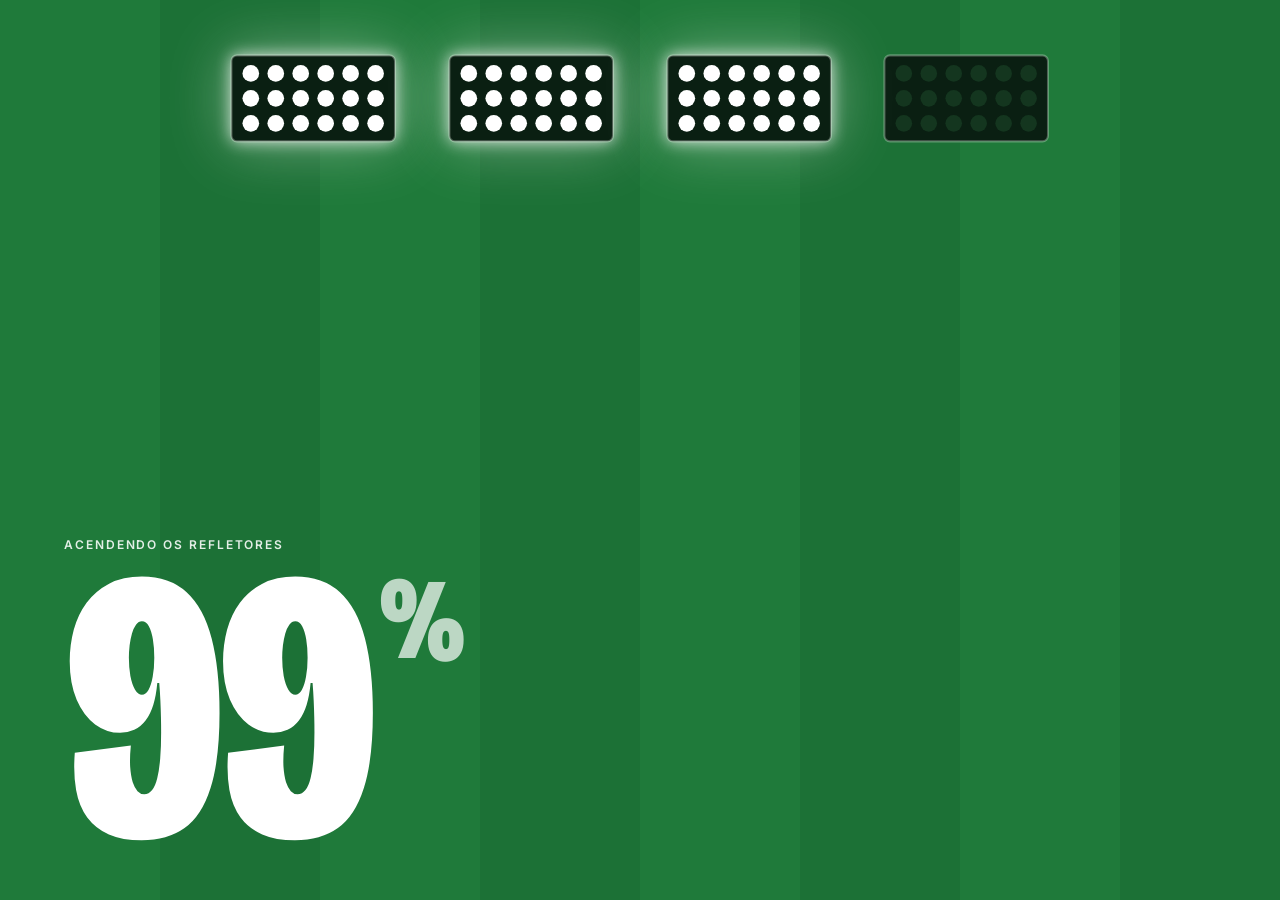
<file: index.html>
<!doctype html>
<html lang="pt-BR" class="sem-js">
<head>
  <meta charset="utf-8">
  <meta name="viewport" content="width=device-width, initial-scale=1, viewport-fit=cover">
  <title>Mulheres no Futebol · Reportagem multimídia</title>
  <meta name="description" content="Reportagem multimídia sobre mulheres no futebol masculino: jornalistas, árbitras e gestoras contam o preço de ocupar o campo, a cabine e a diretoria.">
  <meta name="author" content="Rebecca Crecci">
  <meta name="theme-color" content="#0A1F12">
  <meta name="robots" content="index, follow">

  <link rel="icon" href="assets/icones/favicon.svg" type="image/svg+xml">
  <link rel="icon" href="assets/icones/favicon-32.png" sizes="32x32" type="image/png">
  <link rel="apple-touch-icon" href="assets/icones/apple-touch-icon.png">

  <!-- Compartilhamento. Depois de publicar, troque "assets/img/og-image.jpg" pelo endereço completo
       (ex.: https://seu-site.netlify.app/assets/img/og-image.jpg) para funcionar em todas as redes. -->
  <meta property="og:type" content="website">
  <meta property="og:locale" content="pt_BR">
  <meta property="og:site_name" content="Mulheres no Futebol">
  <meta property="og:title" content="Mulheres no Futebol">
  <meta property="og:description" content="Histórias reais de jornalistas, árbitras e gestoras que marcam presença no futebol masculino no Brasil.">
  <meta property="og:image" content="assets/img/og-image.jpg">
  <meta property="og:image:width" content="1200">
  <meta property="og:image:height" content="630">
  <meta property="og:image:alt" content="Mulheres no Futebol. Reportagem de Rebecca Crecci sobre jornalistas, árbitras e gestoras, com um estádio iluminado ao fundo.">
  <meta name="twitter:card" content="summary_large_image">
  <meta name="twitter:title" content="Mulheres no Futebol">
  <meta name="twitter:description" content="Histórias reais de jornalistas, árbitras e gestoras que marcam presença no futebol masculino no Brasil.">
  <meta name="twitter:image" content="assets/img/og-image.jpg">

  <link rel="preload" href="assets/fontes/bricolage-grotesque-var.woff2" as="font" type="font/woff2" crossorigin>
  <link rel="preload" href="assets/fontes/inter-var.woff2" as="font" type="font/woff2" crossorigin>
  <link rel="modulepreload" href="js/base.js">
  <link rel="modulepreload" href="js/preloader.js">

  <link rel="stylesheet" href="css/tokens.css">
  <link rel="stylesheet" href="css/site.css">

  <script>document.documentElement.classList.replace('sem-js', 'com-js');</script>

  <!-- Versões fixas e locais: a abertura não depende de uma CDN. -->
  <script defer src="js/vendor/gsap.min.js"></script>
  <script defer src="js/vendor/ScrollTrigger.min.js"></script>
  <script defer src="js/vendor/Flip.min.js"></script>
  <script defer src="js/vendor/CustomEase.min.js"></script>
  <script defer src="js/vendor/lenis.min.js"></script>
  <script defer src="conteudo.js"></script>
  <script type="module" src="js/main.js"></script>
</head>
<body>
  <a class="pular" href="#conteudo" data-pular>Pular para o conteúdo</a>

  <!-- ================= PRELOADER ================= -->
  <div class="preloader" id="preloader" aria-hidden="true">
    <div class="preloader__refletores">
      <svg class="preloader__banco" viewBox="0 0 120 64" data-refletor="0"><rect class="banco__moldura" x="1" y="1" width="118" height="62" rx="4"/><g class="banco__lampadas"></g></svg>
      <svg class="preloader__banco" viewBox="0 0 120 64" data-refletor="1"><rect class="banco__moldura" x="1" y="1" width="118" height="62" rx="4"/><g class="banco__lampadas"></g></svg>
      <svg class="preloader__banco" viewBox="0 0 120 64" data-refletor="2"><rect class="banco__moldura" x="1" y="1" width="118" height="62" rx="4"/><g class="banco__lampadas"></g></svg>
      <svg class="preloader__banco" viewBox="0 0 120 64" data-refletor="3"><rect class="banco__moldura" x="1" y="1" width="118" height="62" rx="4"/><g class="banco__lampadas"></g></svg>
    </div>
    <p class="preloader__legenda" data-texto="interface.carregando">Acendendo os refletores</p>
    <p class="preloader__contador"><span class="preloader__numero">0</span><span class="preloader__pct">%</span></p>
    <div class="preloader__listras" aria-hidden="true"></div>
  </div>

  <!-- ================= TOPO ================= -->
  <header class="topo" id="topo">
    <a class="topo__marca" href="#" data-ir-capa><span class="topo__marca-texto" data-texto="site.titulo">Mulheres no Futebol</span></a>
    <div class="topo__acoes">
      <p class="topo__lidas" id="contador-lidas" aria-live="polite"></p>
      <button class="botao-som" id="botao-som" type="button" aria-pressed="false">
        <svg class="botao-som__icone" viewBox="0 0 24 24" aria-hidden="true">
          <path class="botao-som__alto" d="M3.5 9.3h3.4l4.6-4v13.4l-4.6-4H3.5z"/>
          <path class="botao-som__onda" d="M15.2 9.2a4 4 0 0 1 0 5.6"/>
          <path class="botao-som__onda botao-som__onda--2" d="M17.9 6.5a7.8 7.8 0 0 1 0 11"/>
          <path class="botao-som__mudo" d="m15.6 9.6 4.8 4.8m0-4.8-4.8 4.8"/>
        </svg>
        <span class="sr-only" data-rotulo-som>Ligar som do estádio</span>
      </button>
    </div>
  </header>

  <main id="conteudo" class="telas" tabindex="-1">

    <!-- ================= CAPA ================= -->
    <section class="tela tela--capa" id="tela-capa" data-tela="capa" aria-labelledby="capa-titulo">
      <div class="cena" id="cena" aria-hidden="true">
        <div class="cena__camada cena__ceu" data-prof="0.04">
          <picture>
            <source type="image/avif" srcset="assets/img/cena/ceu-noturno-1x.avif 1x, assets/img/cena/ceu-noturno-2x.avif 2x">
            <img src="assets/img/cena/ceu-noturno-1x.webp" srcset="assets/img/cena/ceu-noturno-2x.webp 2x" alt="" width="960" height="540" fetchpriority="high">
          </picture>
          <div class="cena__estrelas"></div>
        </div>

        <div class="cena__camada cena__refletores" data-prof="0.08">
          <div class="refletor refletor--1" data-refletor="0"><picture><source type="image/avif" srcset="assets/img/cena/torre-refletor-1x.avif 1x, assets/img/cena/torre-refletor-2x.avif 2x"><img class="refletor__torre" src="assets/img/cena/torre-refletor-1x.webp" srcset="assets/img/cena/torre-refletor-2x.webp 2x" alt="" width="170" height="516" decoding="async"></picture><span class="refletor__brilho"></span></div>
          <div class="refletor refletor--2" data-refletor="1"><picture><source type="image/avif" srcset="assets/img/cena/torre-refletor-1x.avif 1x, assets/img/cena/torre-refletor-2x.avif 2x"><img class="refletor__torre" src="assets/img/cena/torre-refletor-1x.webp" srcset="assets/img/cena/torre-refletor-2x.webp 2x" alt="" width="170" height="516" decoding="async"></picture><span class="refletor__brilho"></span></div>
          <div class="refletor refletor--3" data-refletor="2"><picture><source type="image/avif" srcset="assets/img/cena/torre-refletor-1x.avif 1x, assets/img/cena/torre-refletor-2x.avif 2x"><img class="refletor__torre" src="assets/img/cena/torre-refletor-1x.webp" srcset="assets/img/cena/torre-refletor-2x.webp 2x" alt="" width="170" height="516" decoding="async"></picture><span class="refletor__brilho"></span></div>
          <div class="refletor refletor--4" data-refletor="3"><picture><source type="image/avif" srcset="assets/img/cena/torre-refletor-1x.avif 1x, assets/img/cena/torre-refletor-2x.avif 2x"><img class="refletor__torre" src="assets/img/cena/torre-refletor-1x.webp" srcset="assets/img/cena/torre-refletor-2x.webp 2x" alt="" width="170" height="516" decoding="async"></picture><span class="refletor__brilho"></span></div>
        </div>

        <div class="cena__camada cena__arquibancada" data-prof="0.12">
          <div class="arquibancada">
            <div class="arquibancada__estrutura"></div>
            <div class="torcida torcida--1" data-anel="1"></div>
            <div class="torcida torcida--2" data-anel="2"></div>
            <div class="torcida torcida--3" data-anel="3"></div>
            <div class="arquibancada__bandeiras"></div>
          </div>
        </div>

        <div class="cena__camada cena__gramado" data-prof="0.2">
          <picture>
            <source media="(max-aspect-ratio: 4/5)" type="image/avif" srcset="assets/img/cena/gramado-movel-1x.avif 1x, assets/img/cena/gramado-movel-2x.avif 2x">
            <source media="(max-aspect-ratio: 4/5)" type="image/webp" srcset="assets/img/cena/gramado-movel-1x.webp 1x, assets/img/cena/gramado-movel-2x.webp 2x">
            <source type="image/avif" srcset="assets/img/cena/gramado-listrado-1x.avif 1x, assets/img/cena/gramado-listrado-2x.avif 2x">
            <img class="gramado__img" src="assets/img/cena/gramado-listrado-1x.webp" srcset="assets/img/cena/gramado-listrado-2x.webp 2x" alt="" width="960" height="313" fetchpriority="high">
          </picture>
          <div class="gramado__luz"></div>
          <div class="bola" id="bola"><div class="bola__sombra"></div><div class="bola__corpo"><img src="assets/img/objetos/bola-1x.webp" srcset="assets/img/objetos/bola-2x.webp 2x" alt="" width="80" height="82" decoding="async"></div></div>
        </div>

        <div class="cena__camada cena__feixes" data-prof="0.08">
          <span class="feixe" data-refletor="0"></span><span class="feixe" data-refletor="1"></span><span class="feixe" data-refletor="2"></span><span class="feixe" data-refletor="3"></span>
        </div>

        <canvas class="cena__particulas" id="particulas"></canvas>

        <div class="cena__camada cena__frente" data-prof="0.42">
          <picture class="frente frente--esq">
            <source type="image/avif" srcset="assets/img/cena/torcida-frente-esquerda-1x.avif 418w, assets/img/cena/torcida-frente-esquerda-2x.avif 836w" sizes="(max-aspect-ratio: 4/5) 37vw, 30vh">
            <img src="assets/img/cena/torcida-frente-esquerda-1x.webp" srcset="assets/img/cena/torcida-frente-esquerda-1x.webp 418w, assets/img/cena/torcida-frente-esquerda-2x.webp 836w" sizes="(max-aspect-ratio: 4/5) 37vw, 30vh" alt="" width="418" height="221" decoding="async">
          </picture>
          <picture class="frente frente--dir">
            <source type="image/avif" srcset="assets/img/cena/torcida-frente-direita-1x.avif 418w, assets/img/cena/torcida-frente-direita-2x.avif 836w" sizes="(max-aspect-ratio: 4/5) 37vw, 30vh">
            <img src="assets/img/cena/torcida-frente-direita-1x.webp" srcset="assets/img/cena/torcida-frente-direita-1x.webp 418w, assets/img/cena/torcida-frente-direita-2x.webp 836w" sizes="(max-aspect-ratio: 4/5) 37vw, 30vh" alt="" width="418" height="221" decoding="async">
          </picture>
        </div>
        <div class="cena__vinheta"></div>
        <div class="cena__grao"></div>
      </div>

      <nav class="capa__nav" aria-label="Atalhos da reportagem" data-rotulo="interface.atalhosCapa">
        <a class="capa__nav-link" href="#abertura" data-texto="site.linkAbertura">Abertura</a>
        <a class="capa__nav-link" href="#sobre" data-texto="interface.sobre">Sobre o projeto</a>
      </nav>

      <div class="capa__texto">
        <p class="capa__kicker" data-texto="site.kicker">Reportagem multimídia</p>
        <h1 class="capa__titulo" id="capa-titulo" data-texto="site.titulo">Mulheres no Futebol</h1>
        <div class="capa__apoio">
          <p class="capa__subtitulo" data-texto="site.subtitulo">Histórias reais de jornalistas, árbitras e gestoras que marcam presença no futebol masculino no Brasil.</p>
          <p class="capa__instrucao capa__instrucao--topo" aria-hidden="true"><span class="capa__pulso"></span><span data-instrucao>Toque nos objetos</span></p>
        </div>
      </div>

      <div class="capa__objetos" data-prof="0.3">
        <ul class="objetos" role="list">
          <li class="objeto-item objeto-item--microfone">
            <a class="objeto" data-objeto="microfone" href="#jornalistas">
              <span class="objeto__mag">
                <span class="objeto__halo"></span>
                <span class="objeto__flut">
                  <picture>
                    <source type="image/avif" srcset="assets/img/objetos/microfone-1x.avif 241w, assets/img/objetos/microfone-2x.avif 482w" sizes="(max-aspect-ratio: 4/5) 21vw, 12vw">
                    <img class="objeto__img" src="assets/img/objetos/microfone-1x.webp" srcset="assets/img/objetos/microfone-1x.webp 241w, assets/img/objetos/microfone-2x.webp 482w" sizes="(max-aspect-ratio: 4/5) 21vw, 12vw" alt="" width="241" height="480" decoding="async" fetchpriority="high">
                  </picture>
                </span>
              </span>
              <span class="objeto__rotulo"><span class="objeto__nome"></span><span class="objeto__qtd"></span></span>
            </a>
          </li>
          <li class="objeto-item objeto-item--apito">
            <a class="objeto" data-objeto="apito" href="#arbitras">
              <span class="objeto__mag">
                <span class="objeto__halo"></span>
                <span class="objeto__flut">
                  <picture>
                    <source type="image/avif" srcset="assets/img/objetos/apito-1x.avif 480w, assets/img/objetos/apito-2x.avif 960w" sizes="(max-aspect-ratio: 4/5) 35vw, 21vw">
                    <img class="objeto__img" src="assets/img/objetos/apito-1x.webp" srcset="assets/img/objetos/apito-1x.webp 480w, assets/img/objetos/apito-2x.webp 960w" sizes="(max-aspect-ratio: 4/5) 35vw, 21vw" alt="" width="480" height="471" decoding="async" fetchpriority="high">
                  </picture>
                </span>
              </span>
              <span class="objeto__rotulo"><span class="objeto__nome"></span><span class="objeto__qtd"></span></span>
            </a>
          </li>
          <li class="objeto-item objeto-item--caderneta">
            <a class="objeto" data-objeto="caderneta" href="#gestoras">
              <span class="objeto__mag">
                <span class="objeto__halo"></span>
                <span class="objeto__flut">
                  <picture>
                    <source type="image/avif" srcset="assets/img/objetos/caderneta-1x.avif 442w, assets/img/objetos/caderneta-2x.avif 883w" sizes="(max-aspect-ratio: 4/5) 33vw, 20vw">
                    <img class="objeto__img" src="assets/img/objetos/caderneta-1x.webp" srcset="assets/img/objetos/caderneta-1x.webp 442w, assets/img/objetos/caderneta-2x.webp 883w" sizes="(max-aspect-ratio: 4/5) 33vw, 20vw" alt="" width="442" height="480" decoding="async" fetchpriority="high">
                  </picture>
                </span>
              </span>
              <span class="objeto__rotulo"><span class="objeto__nome"></span><span class="objeto__qtd"></span></span>
            </a>
          </li>
        </ul>
      </div>

      <div class="capa__rodape">
        <p class="capa__instrucao"><span class="capa__pulso" aria-hidden="true"></span><span data-instrucao>Encoste nos objetos</span></p>
      </div>

      <p class="capa__gol" id="gol" aria-hidden="true"></p>
    </section>
  </main>

  <!-- ================= DOCK (troca de aba) ================= -->
  <nav class="dock" id="dock" aria-label="Trocar de categoria"></nav>

  <!-- ================= CAMADAS DE TRANSIÇÃO / EFEITOS ================= -->
  <div class="transicao" id="transicao" aria-hidden="true">
    <div class="transicao__circulo"></div>
    <div class="transicao__listras"></div>
  </div>
  <canvas class="confete" id="confete" aria-hidden="true"></canvas>
  <div class="cursor" id="cursor" aria-hidden="true"><div class="cursor__anel"></div><div class="cursor__ponto"></div><span class="cursor__rotulo"></span></div>
  <div class="toast" id="toast" role="status" aria-live="polite"></div>
  <p class="sr-only" id="anuncio" aria-live="polite" aria-atomic="true"></p>

  <noscript>
    <div class="noscript">
      <p>Este site precisa de JavaScript para funcionar. Ative o JavaScript no navegador para ler as histórias.</p>
    </div>
  </noscript>
</body>
</html>
</file>
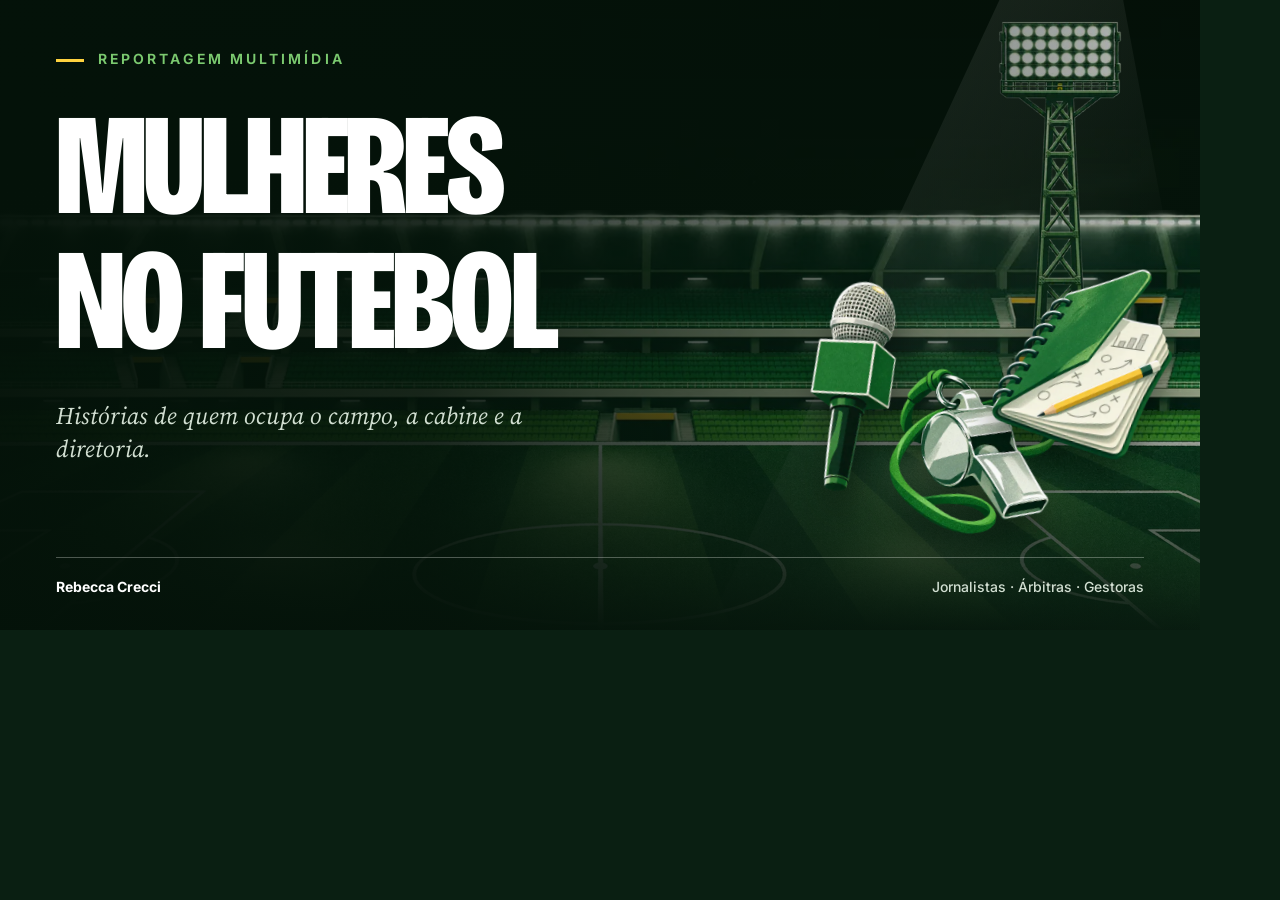
<file: scripts/og-image.html>
<!doctype html>
<html lang="pt-BR">
<head>
  <meta charset="utf-8">
  <meta name="viewport" content="width=1200">
  <meta name="robots" content="noindex">
  <title>Imagem de compartilhamento · Mulheres no Futebol</title>
  <link rel="stylesheet" href="../css/tokens.css">
  <style>
    * { box-sizing: border-box; }
    body { margin: 0; background: #0A1F12; color: #fff; }
    .og { position: relative; width: 1200px; height: 630px; overflow: hidden; isolation: isolate; }
    .og__ceu { position: absolute; inset: 0; width: 100%; height: 100%; object-fit: cover; opacity: .6; }
    .og__arquibancada { position: absolute; top: 210px; width: 100%; height: 260px; background: url('../assets/img/cena/arquibancada-fundo-1x.webp') repeat-x center / auto 100%; }
    .og__gramado { position: absolute; top: 440px; width: 100%; height: 240px; object-fit: cover; object-position: top; }
    .og__luz { position: absolute; right: -60px; top: -70px; width: 600px; height: 800px; background: linear-gradient(125deg, rgba(244,248,241,.28), transparent 65%); clip-path: polygon(62% 0, 75% 0, 100% 100%, 0 100%); }
    .og::after { content: ''; position: absolute; inset: 0; z-index: 1; background: linear-gradient(90deg, rgba(4,18,9,.98) 0%, rgba(4,18,9,.89) 36%, rgba(4,18,9,.25) 100%), linear-gradient(0deg, #0A1F12, transparent 35%); }
    .og__torre { position: absolute; right: 75px; top: 18px; width: 130px; height: 395px; object-fit: contain; }
    .og__objeto { position: absolute; z-index: 2; filter: drop-shadow(0 18px 16px rgba(0,0,0,.38)); }
    .og__microfone { right: 290px; top: 280px; height: 210px; transform: rotate(-9deg); }
    .og__apito { right: 142px; top: 370px; width: 170px; transform: rotate(7deg); }
    .og__caderneta { right: 25px; top: 260px; height: 195px; transform: rotate(8deg); }
    .og__texto { position: absolute; z-index: 3; left: 56px; top: 52px; max-width: 780px; }
    .og__kicker { margin: 0 0 32px; font: 650 14px/1 var(--f-ui); letter-spacing: .22em; text-transform: uppercase; color: #7BC96F; }
    .og__kicker::before { content: ''; display: inline-block; width: 28px; height: 3px; background: #FFD23F; vertical-align: middle; margin-right: 14px; }
    .og__titulo { margin: 0; max-width: 650px; font: 800 144px/.94 var(--f-titulo); font-stretch: 75%; text-transform: uppercase; letter-spacing: -.025em; text-wrap: balance; }
    .og__descricao { max-width: 530px; margin: 30px 0 0; font: italic 400 24px/1.4 'Source Serif 4', Georgia, serif; color: #D2DFD2; }
    .og__rodape { position: absolute; z-index: 3; left: 56px; right: 56px; bottom: 36px; padding-top: 22px; border-top: 1px solid rgba(244,248,241,.3); display: flex; justify-content: space-between; align-items: center; font: 500 14px/1 var(--f-ui); }
    .og__autora { font-weight: 700; }
    .og__secoes { color: #D2DFD2; }
  </style>
  <script defer src="../conteudo.js"></script>
</head>
<body>
  <!-- Renderizar este quadro em 1200 × 630, escala 1, para exportar og-image.jpg. -->
  <main class="og">
    <img class="og__ceu" src="../assets/img/cena/ceu-noturno-1x.webp" alt="">
    <div class="og__arquibancada"></div>
    <img class="og__gramado" src="../assets/img/cena/gramado-listrado-2x.webp" alt="">
    <div class="og__luz"></div>
    <img class="og__torre" src="../assets/img/cena/torre-refletor-1x.webp" alt="">
    <img class="og__objeto og__microfone" src="../assets/img/objetos/microfone-1x.webp" alt="">
    <img class="og__objeto og__apito" src="../assets/img/objetos/apito-1x.webp" alt="">
    <img class="og__objeto og__caderneta" src="../assets/img/objetos/caderneta-1x.webp" alt="">
    <div class="og__texto">
      <p class="og__kicker">Reportagem multimídia</p>
      <h1 class="og__titulo">Mulheres no Futebol</h1>
      <p class="og__descricao">Histórias de quem ocupa o campo, a cabine e a diretoria.</p>
    </div>
    <footer class="og__rodape"><span class="og__autora">Rebecca Crecci</span><span class="og__secoes">Jornalistas · Árbitras · Gestoras</span></footer>
  </main>
  <script>
    document.addEventListener('DOMContentLoaded', () => {
      if (window.CONTEUDO?.site.titulo) document.querySelector('h1').textContent = window.CONTEUDO.site.titulo;
    });
  </script>
</body>
</html>
</file>
<file: css/tokens.css>
/* ==========================================================================
   TOKENS — o sistema de design inteiro mora aqui.
   Cores, fontes, tamanhos, espaços, curvas e durações. Tudo o mais usa isto.
   ========================================================================== */

@font-face {
  font-family: "Bricolage Grotesque";
  src: url("../assets/fontes/bricolage-grotesque-var.woff2") format("woff2");
  font-weight: 700 800;
  font-stretch: 75% 88%;
  font-style: normal;
  font-display: swap;
}
@font-face {
  font-family: "Source Serif 4";
  src: url("../assets/fontes/source-serif-4-var.woff2") format("woff2");
  font-weight: 400 700;
  font-style: normal;
  font-display: swap;
}
@font-face {
  font-family: "Source Serif 4";
  src: url("../assets/fontes/source-serif-4-italic-var.woff2") format("woff2");
  font-weight: 400 700;
  font-style: italic;
  font-display: swap;
}
@font-face {
  font-family: "Inter";
  src: url("../assets/fontes/inter-var.woff2") format("woff2");
  font-weight: 400 750;
  font-style: normal;
  font-display: swap;
}

:root {
  /* ---------- Cores ---------- */
  --verde: #1F7A3A;          /* gramado */
  --verde-escuro: #0E4D24;   /* listra escura */
  --verde-claro: #7BC96F;    /* só sobre fundo escuro */
  --branco: #FFFFFF;
  --gelo: #F4F8F1;           /* papel */
  --noite: #0A1F12;          /* preto-esverdeado */
  --cartao: #FFD23F;         /* acento único: interação e destaque */

  --tinta: var(--noite);                 /* texto principal no claro (16:1) */
  --tinta-suave: #44584A;                /* texto secundário no claro (6,6:1 no gelo) */
  --linha: rgba(10, 31, 18, 0.14);       /* fios e divisórias no claro */
  --luz: var(--branco);                  /* texto no escuro */
  --luz-suave: rgba(244, 248, 241, 0.74);/* texto secundário no escuro (8:1) */
  --linha-escura: rgba(244, 248, 241, 0.16);

  /* ---------- Famílias ---------- */
  --f-titulo: "Bricolage Grotesque", "Arial Narrow", "Helvetica Neue", Arial, sans-serif;
  /* a serifa de leitura entra logo após a primeira pintura (classe .fontes-leitura no <html>),
     fora do caminho crítico; até lá, Georgia segura o lugar por baixo do preloader */
  --f-leitura: Georgia, "Times New Roman", serif;
  --f-ui: "Inter", system-ui, -apple-system, "Segoe UI", Roboto, sans-serif;

  /* ---------- Escala tipográfica (fluida) ---------- */
  --t-mega: clamp(4.25rem, 17.5vw, 15.5rem);   /* título da capa */
  --t-giga: clamp(3.4rem, 13vw, 12rem);        /* título das abas */
  --t-h1: clamp(2.6rem, 6.4vw, 6.25rem);       /* título da história */
  --t-h2: clamp(1.75rem, 3.4vw, 3rem);
  --t-h3: clamp(1.25rem, 1.9vw, 1.6rem);
  --t-olho: clamp(1.7rem, 3.6vw, 3.1rem);      /* pull quote */
  --t-intro: clamp(1.2rem, 1.05rem + 0.55vw, 1.55rem);
  --t-corpo: clamp(1.125rem, 1.06rem + 0.3vw, 1.3125rem);
  --t-ui: 0.9375rem;
  --t-mini: 0.75rem;

  --lh-titulo: 0.84;
  --lh-corpo: 1.66;
  --tracking-kicker: 0.16em;

  /* ---------- Espaços (base 4px) ---------- */
  --e-1: 4px;
  --e-2: 8px;
  --e-3: 12px;
  --e-4: 16px;
  --e-5: 24px;
  --e-6: 32px;
  --e-7: 48px;
  --e-8: 64px;
  --e-9: 96px;
  --e-10: 128px;
  --margem: clamp(20px, 5vw, 72px);
  --coluna-leitura: 65ch;
  --largura-max: 1440px;

  /* ---------- Formas ---------- */
  --raio-p: 6px;
  --raio-m: 14px;
  --raio-pilula: 999px;
  --sombra-card: 0 1px 2px rgba(10, 31, 18, 0.06), 0 12px 32px -12px rgba(10, 31, 18, 0.22);
  --sombra-card-alta: 0 2px 4px rgba(10, 31, 18, 0.08), 0 32px 64px -20px rgba(10, 31, 18, 0.38);

  /* ---------- Movimento (espelhado em js/base.js) ---------- */
  --ease-saida: cubic-bezier(0.16, 1, 0.3, 1);      /* expo.out   */
  --ease-troca: cubic-bezier(0.87, 0, 0.13, 1);     /* expo.inOut */
  --ease-suave: cubic-bezier(0.25, 1, 0.5, 1);      /* power4.out */
  --ease-antecipa: cubic-bezier(0.55, 0, 1, 0.45);  /* power2.in  */
  --ease-passa: cubic-bezier(0.34, 1.56, 0.64, 1);  /* back.out   */
  --d-xs: 0.15s;
  --d-p: 0.3s;
  --d-m: 0.6s;
  --d-g: 0.9s;
  --d-xg: 1.4s;

  /* ---------- Camadas ---------- */
  --z-cena: 0;
  --z-tela: 10;
  --z-topo: 50;
  --z-dock: 55;
  --z-transicao: 80;
  --z-ator: 85;
  --z-toast: 88;
  --z-cursor: 90;
  --z-preloader: 100;

  --foco: 0 0 0 3px var(--noite), 0 0 0 6px var(--cartao);
  --foco-escuro: 0 0 0 3px var(--cartao), 0 0 0 6px var(--noite);

  --altura-topo: 64px;
  --safe-b: env(safe-area-inset-bottom, 0px);
}

html.fontes-leitura { --f-leitura: "Source Serif 4", Georgia, "Times New Roman", serif; }
html.sem-js { --f-leitura: "Source Serif 4", Georgia, "Times New Roman", serif; }

@media (prefers-reduced-motion: reduce) {
  :root {
    --d-xs: 0.01s;
    --d-p: 0.2s;
    --d-m: 0.25s;
    --d-g: 0.3s;
    --d-xg: 0.3s;
  }
}
</file>
<file: css/site.css>
/* =============================================================================
   SITE — estilos por tela. Todos os valores vêm de css/tokens.css.
   Índice: 1 base · 2 utilidades · 3 preloader · 4 topo · 5 capa/cena ·
   6 objetos · 7 transições · 8 abas/cards · 9 rodapé gramado · 10 dock ·
   11 leitura · 12 áudio · 13 fechamento · 14 abertura · 15 súmula · 16 404 ·
   17 cursor/toast · 18 responsivo · 19 movimento reduzido
   ============================================================================= */

/* ============================== 1. BASE ============================== */
*, *::before, *::after { box-sizing: border-box; }
html {
  -webkit-text-size-adjust: 100%;
  text-size-adjust: 100%;
  background: var(--noite);
  color-scheme: light;
}
html[data-tela="categoria"], html[data-tela="historia"], html[data-tela="abertura"], html[data-tela="sobre"] { background: var(--gelo); }
html[data-tela="404"] { background: var(--verde-escuro); }
html.lenis, html.lenis body { height: auto; }
.lenis.lenis-stopped { overflow: clip; }
.lenis [data-lenis-prevent] { overscroll-behavior: contain; }
html[data-tela="capa"] body { overflow: hidden; }

body {
  margin: 0;
  min-height: 100vh;
  font-family: var(--f-ui);
  font-size: 1rem;
  line-height: 1.5;
  color: var(--tinta);
  background: transparent;
  -webkit-font-smoothing: antialiased;
  -moz-osx-font-smoothing: grayscale;
  text-rendering: optimizeLegibility;
  overflow-x: clip;
}
img, picture, svg, canvas, video { display: block; max-width: 100%; }
picture { display: contents; }
button { font: inherit; color: inherit; background: none; border: 0; padding: 0; margin: 0; cursor: pointer; -webkit-tap-highlight-color: transparent; }
a { color: inherit; -webkit-tap-highlight-color: transparent; }
h1, h2, h3, p, figure, blockquote, dl, dd { margin: 0; }
::selection { background: var(--cartao); color: var(--noite); }

:focus { outline: none; }
:focus-visible {
  outline: 3px solid var(--noite);
  outline-offset: 3px;
  box-shadow: 0 0 0 7px var(--cartao);
  border-radius: 6px;
}
.tela--capa :focus-visible, .historia__fim :focus-visible, .tela--erro :focus-visible, .dock :focus-visible, .audio :focus-visible, .topo--escuro :focus-visible {
  outline-color: var(--cartao);
  box-shadow: 0 0 0 7px var(--noite);
}
[tabindex="-1"]:focus, [tabindex="-1"]:focus-visible { outline: none; box-shadow: none; }

/* ============================== 2. UTILIDADES ============================== */
.sr-only {
  position: absolute !important; width: 1px; height: 1px; padding: 0; margin: -1px;
  overflow: hidden; clip: rect(0 0 0 0); clip-path: inset(50%); white-space: nowrap; border: 0;
}
.pular {
  position: fixed; z-index: 300; top: 12px; left: 12px;
  padding: 12px 18px; border-radius: var(--raio-pilula);
  background: var(--cartao); color: var(--noite);
  font: 700 0.9rem/1 var(--f-ui); text-decoration: none;
  transform: translateY(-180%);
  transition: transform var(--d-p) var(--ease-saida);
}
.pular:focus-visible { transform: none; }

.linha { display: block; overflow: hidden; padding: 0.16em 0.08em 0.05em; margin: -0.16em -0.08em -0.05em; }
.linha__in { display: inline-block; will-change: transform; }
.palavra { display: inline; }

.link-discreto {
  position: relative; display: inline-block;
  padding: 8px 0; color: inherit; text-decoration: none;
}
.link-discreto::after {
  content: ""; position: absolute; left: 0; right: 0; bottom: 4px; height: 1px;
  background: currentColor; transform: scaleX(0.3); transform-origin: 0 50%; opacity: 0.6;
  transition: transform var(--d-m) var(--ease-saida), opacity var(--d-m);
}
.link-discreto:hover::after, .link-discreto:focus-visible::after { transform: scaleX(1); opacity: 1; }

.link-seta {
  display: inline-flex; align-items: center; gap: 0.6em;
  padding: 6px 0; color: var(--verde); text-decoration: none;
  font: 650 var(--t-ui)/1.2 var(--f-ui);
}
.link-seta span { background: linear-gradient(currentColor, currentColor) 0 100% / 0 1.5px no-repeat; transition: background-size var(--d-m) var(--ease-saida); padding-bottom: 2px; }
.link-seta:hover span, .link-seta:focus-visible span { background-size: 100% 1.5px; }
.seta { width: 18px; height: 18px; flex: none; transition: transform var(--d-m) var(--ease-saida); }
.link-seta:hover .seta { transform: translateX(5px); }

.botao {
  --botao-fundo-hover: var(--branco);
  position: relative; isolation: isolate; overflow: hidden;
  display: inline-flex; align-items: center; justify-content: center; gap: 0.65em;
  min-height: 52px; padding: 0 1.45em;
  border-radius: var(--raio-pilula);
  font: 650 var(--t-ui)/1.1 var(--f-ui); text-decoration: none; text-align: left;
  transition: color var(--d-p) var(--ease-suave), box-shadow var(--d-p) var(--ease-suave), scale var(--d-xs);
}
.botao::before {
  content: ""; position: absolute; inset: 0; z-index: -1; border-radius: inherit;
  background: var(--botao-fundo-hover);
  transform: translateY(102%);
  transition: transform var(--d-m) var(--ease-saida);
}
.botao:hover::before, .botao:focus-visible::before { transform: translateY(0); }
.botao:active { scale: 0.97; }
.botao svg { width: 18px; height: 18px; flex: none; fill: none; transition: transform var(--d-m) var(--ease-saida); }
.botao:hover > svg:last-child { transform: translateX(4px); }
.botao:hover > .seta--esq { transform: translateX(-4px); }
.botao > span { display: grid; gap: 3px; }
.botao small { font: 500 0.72rem/1.1 var(--f-ui); opacity: 0.72; letter-spacing: 0.02em; }
.botao--primario { background: var(--cartao); color: var(--noite); }
.botao--claro { background: var(--branco); color: var(--noite); --botao-fundo-hover: var(--cartao); }
.botao--contorno { color: var(--branco); box-shadow: inset 0 0 0 1.5px rgba(244, 248, 241, 0.5); }
.botao--contorno:hover, .botao--contorno:focus-visible { color: var(--noite); }

/* ============================== 3. PRELOADER ============================== */
.preloader {
  --clarao: 0;
  position: fixed; inset: 0; z-index: var(--z-preloader);
  display: grid; grid-template-rows: auto 1fr auto auto;
  padding: max(6vh, 32px) var(--margem) max(5vh, 28px);
  color: var(--branco);
  background: repeating-linear-gradient(90deg, var(--verde) 0 12.5vw, #1C7136 12.5vw 25vw);
  clip-path: inset(0 0 0 0);
  overflow: hidden;
}
.preloader__clarao { position: absolute; inset: 0; background: #fff; opacity: 0; pointer-events: none; }
html.sem-js .preloader { display: none; }
.preloader__refletores { display: flex; justify-content: center; gap: clamp(14px, 4vw, 64px); }
.preloader__banco { --brilho: 1; width: clamp(62px, 13vw, 168px); height: auto; overflow: visible; transition: filter 0.4s; }
.banco__moldura { fill: var(--noite); stroke: rgba(244, 248, 241, 0.3); stroke-width: 1.5; }
.banco__lampadas circle { fill: #14361F; transition: fill 0.2s; }
.preloader__banco.is-aceso .banco__lampadas circle { fill: #fff; }
.preloader__banco.is-aceso {
  filter: drop-shadow(0 0 calc(8px * var(--brilho)) rgba(255, 255, 255, 0.8)) drop-shadow(0 0 calc(30px * var(--brilho)) rgba(244, 248, 241, 0.4));
}
.preloader__legenda {
  grid-row: 3; margin: 0 0 var(--e-3);
  font: 600 var(--t-mini)/1 var(--f-ui); letter-spacing: var(--tracking-kicker); text-transform: uppercase;
  color: rgba(255, 255, 255, 0.88);
}
.preloader__contador {
  grid-row: 4; margin: 0; display: flex; align-items: flex-start;
  font-family: var(--f-titulo); font-weight: 800; font-stretch: 75%;
  font-size: clamp(6.5rem, 30vw, 24rem); line-height: 0.76; letter-spacing: -0.02em;
  font-variant-numeric: tabular-nums;
}
.preloader__pct { font-size: 0.3em; margin: 0.12em 0 0 0.08em; opacity: 0.7; }

/* ============================== 4. TOPO ============================== */
.topo {
  position: fixed; z-index: var(--z-topo); top: 0; left: 0; right: 0;
  height: calc(var(--altura-topo) + env(safe-area-inset-top, 0px));
  padding: env(safe-area-inset-top, 0px) var(--margem) 0;
  display: flex; align-items: center; justify-content: space-between; gap: var(--e-4);
  color: var(--tinta);
  pointer-events: none;
  transition: translate var(--d-m) var(--ease-saida), background-color var(--d-p), color var(--d-p), box-shadow var(--d-p);
}
.topo > * { pointer-events: auto; }
.topo.is-solido { background: rgba(244, 248, 241, 0.94); box-shadow: 0 1px 0 var(--linha); }
.topo.is-escondido { translate: 0 -105%; }
.topo--escuro { color: var(--luz); }
.topo--capa .topo__marca, .topo--capa .topo__lidas { opacity: 0; visibility: hidden; }
.topo__marca {
  display: inline-flex; align-items: center; gap: 0.6em; padding: 10px 0;
  font-family: var(--f-titulo); font-weight: 800; font-stretch: 78%; font-size: 1.05rem; line-height: 1;
  letter-spacing: 0.02em; text-transform: uppercase; text-decoration: none;
  transition: opacity var(--d-p), visibility var(--d-p);
}
.topo__marca::before {
  content: ""; width: 10px; height: 10px; border-radius: 50%; flex: none;
  background: var(--verde); box-shadow: 0 0 0 4px rgba(31, 122, 58, 0.18);
  transition: transform var(--d-m) var(--ease-passa);
}
.topo--escuro .topo__marca::before { background: var(--verde-claro); box-shadow: 0 0 0 4px rgba(123, 201, 111, 0.2); }
.topo__marca:hover::before { transform: scale(1.4); }
.topo__acoes { display: flex; align-items: center; gap: var(--e-3); }
.topo__lidas {
  margin: 0; font: 600 var(--t-mini)/1 var(--f-ui); letter-spacing: 0.08em; text-transform: uppercase;
  opacity: 0.78; transition: opacity var(--d-p), visibility var(--d-p);
}
.lidas-curto { display: none; }

.botao-som { position: relative; width: 44px; height: 44px; display: grid; place-items: center; border-radius: 50%; }
.botao-som::before {
  content: ""; position: absolute; inset: 3px; border-radius: 50%;
  box-shadow: inset 0 0 0 1.5px currentColor; opacity: 0.32;
  transition: opacity var(--d-p), transform var(--d-m) var(--ease-passa);
}
.botao-som:hover::before { opacity: 0.85; transform: scale(1.08); }
/* alto-falante: com um X quando o som está desligado, com ondas quando está ligado */
.botao-som__icone { width: 22px; height: 22px; overflow: visible; }
.botao-som__alto { fill: currentColor; }
.botao-som__onda, .botao-som__mudo { fill: none; stroke: currentColor; stroke-width: 1.9; stroke-linecap: round; transition: opacity var(--d-p); }
.botao-som__onda { opacity: 0; }
.botao-som.is-ligado .botao-som__onda { opacity: 1; }
.botao-som.is-ligado .botao-som__mudo { opacity: 0; }
.botao-som.is-ligado .botao-som__onda--2 { animation: onda-som 1.5s ease-in-out infinite; }
.botao-som.is-pendente::after { content: ""; position: absolute; top: 8px; right: 8px; width: 7px; height: 7px; border-radius: 50%; background: var(--cartao); }
@keyframes onda-som { 0%, 100% { opacity: 1; } 50% { opacity: 0.3; } }

/* ============================== 5. TELAS + CAPA/CENA ============================== */
.telas { position: relative; display: block; }
.telas:focus { outline: none; }
.tela { position: relative; width: 100%; }
.tela[hidden] { display: none !important; }
.tela.is-congelada { overflow: hidden; }
.tela--clara {
  background-color: var(--gelo);
  background-image: url("../assets/img/texturas/papel-1x.webp");
  background-size: 512px;
  color: var(--tinta);
}

.tela--capa {
  --horizonte: 61%;
  --alt-arq: 29%;
  height: 100vh; height: 100svh; min-height: 520px;
  overflow: hidden; isolation: isolate;
  background: var(--noite); color: var(--luz);
}
.cena { position: absolute; inset: 0; overflow: hidden; pointer-events: none; transform-origin: 50% 60%; }
.cena__camada { position: absolute; left: -56px; right: -56px; }

.cena__ceu { top: -56px; height: calc(var(--horizonte) - var(--alt-arq) * 0.4 + 56px); }
.cena__ceu img { width: 100%; height: 100%; object-fit: cover; object-position: 50% 100%; }
.cena__ceu::after {
  content: ""; position: absolute; inset: 0;
  background: linear-gradient(to bottom, rgba(3, 12, 7, 0.9) 0%, rgba(3, 12, 7, 0.72) 38%, rgba(3, 12, 7, 0.3) 78%, rgba(3, 12, 7, 0.05) 100%);
}
.cena__estrelas {
  position: absolute; inset: 0 0 45% 0; opacity: 0.75;
  background-image:
    radial-gradient(1.2px 1.2px at 12% 18%, rgba(255,255,255,.9), transparent 100%),
    radial-gradient(1px 1px at 27% 8%, rgba(255,255,255,.7), transparent 100%),
    radial-gradient(1.4px 1.4px at 41% 24%, rgba(255,255,255,.8), transparent 100%),
    radial-gradient(1px 1px at 58% 12%, rgba(255,255,255,.6), transparent 100%),
    radial-gradient(1.3px 1.3px at 69% 30%, rgba(255,255,255,.75), transparent 100%),
    radial-gradient(1px 1px at 83% 9%, rgba(255,255,255,.7), transparent 100%),
    radial-gradient(1.2px 1.2px at 92% 22%, rgba(255,255,255,.8), transparent 100%),
    radial-gradient(1px 1px at 5% 36%, rgba(255,255,255,.5), transparent 100%),
    radial-gradient(1px 1px at 35% 40%, rgba(255,255,255,.45), transparent 100%),
    radial-gradient(1px 1px at 77% 44%, rgba(255,255,255,.5), transparent 100%);
  animation: piscar 5s ease-in-out infinite alternate;
}
@keyframes piscar { from { opacity: 0.45; } to { opacity: 0.85; } }

.cena__refletores { top: 0; height: var(--horizonte); }
.refletor { position: absolute; bottom: 0; aspect-ratio: 340 / 1033; translate: -50% 0; pointer-events: auto; }
.refletor--1 { left: calc(56px + 6%); height: 96%; }
.refletor--2 { left: calc(56px + 26%); height: 72%; }
.refletor--3 { left: calc(100% - 56px - 26%); height: 72%; }
.refletor--4 { left: calc(100% - 56px - 6%); height: 96%; }
.refletor--2 .refletor__torre, .refletor--3 .refletor__torre { filter: brightness(0.82); }
.refletor__torre { width: 100%; height: 100%; object-fit: contain; }
.refletor__brilho {
  position: absolute; left: 50%; top: 7.5%; width: 380%; aspect-ratio: 1;
  margin: -190% 0 0 -190%; border-radius: 50%; pointer-events: none;
  background: radial-gradient(circle closest-side, rgba(255,255,255,.62) 0%, rgba(255,255,255,.3) 12%, rgba(244,248,241,.12) 32%, rgba(123,201,111,.05) 55%, transparent 100%);
}

.cena__arquibancada { top: calc(var(--horizonte) - var(--alt-arq)); height: var(--alt-arq); }
.arquibancada { position: absolute; inset: 0; }
.arquibancada::after {
  content: ""; position: absolute; inset: 0; pointer-events: none;
  background: linear-gradient(to bottom, rgba(4, 14, 8, 0.5) 0%, rgba(4, 14, 8, 0.28) 22%, rgba(4, 14, 8, 0.18) 70%, rgba(4, 14, 8, 0.42) 93%, rgba(4, 14, 8, 0.5) 100%);
}
.arquibancada__estrutura {
  position: absolute; inset: 0;
  background-image: url("../assets/img/cena/arquibancada-fundo-1x.webp");
  background-image: image-set(url("../assets/img/cena/arquibancada-fundo-1x.avif") type("image/avif") 1x, url("../assets/img/cena/arquibancada-fundo-2x.avif") type("image/avif") 2x, url("../assets/img/cena/arquibancada-fundo-1x.webp") type("image/webp") 1x, url("../assets/img/cena/arquibancada-fundo-2x.webp") type("image/webp") 2x);
  background-repeat: repeat-x; background-size: auto 100%; background-position: 50% 0;
}
.torcida { position: absolute; left: 0; right: 0; pointer-events: auto; }
.torcida--1 { top: 24%; height: 22%; }
.torcida--2 { top: 48.5%; height: 20%; }
.torcida--3 { top: 70%; height: 23.5%; }
.torcida__tira { position: absolute; top: 0; bottom: 0; background-repeat: repeat-x; background-size: auto 100%; will-change: transform; }
.torcida--1 .torcida__tira {
  background-image: url("../assets/img/cena/torcida-anel-1-1x.webp");
  background-image: image-set(url("../assets/img/cena/torcida-anel-1-1x.avif") type("image/avif") 1x, url("../assets/img/cena/torcida-anel-1-2x.avif") type("image/avif") 2x, url("../assets/img/cena/torcida-anel-1-1x.webp") type("image/webp") 1x, url("../assets/img/cena/torcida-anel-1-2x.webp") type("image/webp") 2x);
}
.torcida--2 .torcida__tira {
  background-image: url("../assets/img/cena/torcida-anel-2-1x.webp");
  background-image: image-set(url("../assets/img/cena/torcida-anel-2-1x.avif") type("image/avif") 1x, url("../assets/img/cena/torcida-anel-2-2x.avif") type("image/avif") 2x, url("../assets/img/cena/torcida-anel-2-1x.webp") type("image/webp") 1x, url("../assets/img/cena/torcida-anel-2-2x.webp") type("image/webp") 2x);
}
.torcida--3 .torcida__tira {
  background-image: url("../assets/img/cena/torcida-anel-3-1x.webp");
  background-image: image-set(url("../assets/img/cena/torcida-anel-3-1x.avif") type("image/avif") 1x, url("../assets/img/cena/torcida-anel-3-2x.avif") type("image/avif") 2x, url("../assets/img/cena/torcida-anel-3-1x.webp") type("image/webp") 1x, url("../assets/img/cena/torcida-anel-3-2x.webp") type("image/webp") 2x);
}
.arquibancada__bandeiras { position: absolute; inset: 0; pointer-events: none; }
.bandeira { position: absolute; top: calc(8% + var(--anel) * 25%); width: clamp(14px, 1.9%, 30px); aspect-ratio: 1.45; }
.bandeira::before { content: ""; position: absolute; left: -1px; top: 0; width: 1.5px; height: 300%; background: rgba(244, 248, 241, 0.65); }
.bandeira i { position: absolute; inset: 0; border-radius: 1px; transform-origin: 0 50%; animation: tremular var(--dur, 1.8s) ease-in-out var(--atraso, 0s) infinite; box-shadow: 0 1px 4px rgba(0,0,0,.35); }
.bandeira--listrada i { background: repeating-linear-gradient(180deg, var(--gelo) 0 33.3%, var(--verde) 33.3% 66.6%); }
.bandeira--lisa i { background: var(--gelo); }
.bandeira--verde i { background: var(--verde); box-shadow: inset 0 0 0 2px var(--gelo); }
.bandeira--diagonal i { background: linear-gradient(135deg, var(--verde-claro) 0 50%, var(--gelo) 50% 100%); }
@keyframes tremular {
  0%, 100% { transform: skewY(0deg) scaleX(1); }
  25% { transform: skewY(7deg) scaleX(0.9); }
  50% { transform: skewY(-4deg) scaleX(1); }
  75% { transform: skewY(5deg) scaleX(0.86); }
}

.cena__gramado { top: var(--horizonte); bottom: -56px; }
.cena__gramado > picture, .cena__gramado > img { position: absolute; inset: 0; }
.gramado__img { position: absolute; inset: 0; width: 100%; height: 100%; object-fit: cover; object-position: 50% 0; }
.gramado__luz {
  position: absolute; inset: 0;
  background:
    radial-gradient(ellipse 30% 40% at 38% 22%, rgba(244,248,241,.12), transparent 70%),
    radial-gradient(ellipse 30% 40% at 62% 22%, rgba(244,248,241,.12), transparent 70%),
    linear-gradient(to bottom, rgba(4,14,8,.5) 0%, rgba(10,31,18,0) 14%, rgba(10,31,18,0) 34%, rgba(10,31,18,.66) 100%);
}
.bola { position: absolute; left: 0; top: 0; width: clamp(26px, 2.9vw, 42px); aspect-ratio: 1; visibility: hidden; opacity: 0; pointer-events: auto; }
.bola__corpo { position: absolute; left: -50%; top: -100%; width: 100%; aspect-ratio: 1; transform-origin: 50% 100%; }
.bola__corpo::before { content: ""; position: absolute; inset: -70%; border-radius: 50%; }
.bola__corpo img { width: 100%; height: 100%; }
.bola__sombra { position: absolute; left: -65%; top: -14%; width: 130%; height: 28%; border-radius: 50%; background: radial-gradient(closest-side, rgba(0,0,0,.6), transparent); }

.cena__feixes { top: 0; bottom: 0; }
.feixe {
  position: absolute; left: 0; top: 0; width: 0; height: 0;
  transform-origin: 50% 0;
  background: linear-gradient(to bottom, rgba(244,248,241,.2), rgba(244,248,241,.07) 50%, rgba(244,248,241,0) 100%);
  clip-path: polygon(47% 0, 53% 0, 100% 100%, 0 100%);
}

.cena__particulas { position: absolute; inset: 0; width: 100%; height: 100%; }

.cena__frente { top: auto; bottom: -22px; height: 16%; }
.frente { position: absolute; bottom: 0; height: 100%; display: block; }
.frente img { height: 100%; width: auto; max-width: none; filter: brightness(0.82); }
.frente--esq { left: 6px; }
.frente--dir { right: 6px; }

.cena__vinheta {
  position: absolute; inset: 0;
  background:
    linear-gradient(to bottom, rgba(6,20,11,.62) 0%, rgba(6,20,11,0) 34%),
    radial-gradient(ellipse 120% 90% at 50% 45%, transparent 55%, rgba(6,20,11,.72) 100%);
}
.cena__grao {
  position: absolute; inset: -120px; opacity: 0.5;
  background: url("../assets/img/texturas/ruido.webp") repeat; background-size: 160px;
  animation: grao 0.9s steps(6) infinite;
}
@keyframes grao {
  0%, 100% { transform: translate(0, 0); }
  17% { transform: translate(-40px, 24px); }
  33% { transform: translate(28px, -36px); }
  50% { transform: translate(-18px, -12px); }
  67% { transform: translate(44px, 30px); }
  83% { transform: translate(-30px, 40px); }
}
.cena__escuro { position: absolute; inset: 0; background: #020805; opacity: 0; pointer-events: none; }

.capa__texto {
  position: absolute; z-index: 3; left: 0; right: 0;
  top: calc(var(--altura-topo) * 0.92 + env(safe-area-inset-top, 0px));
  padding: 0 var(--margem);
  text-align: center; pointer-events: none;
}
.capa__kicker {
  margin: 0 0 var(--e-3);
  font: 600 var(--t-mini)/1 var(--f-ui); letter-spacing: var(--tracking-kicker); text-transform: uppercase;
  color: var(--verde-claro);
}
.capa__titulo {
  margin: 0 auto; max-width: 15ch;
  font-family: var(--f-titulo); font-weight: 800; font-stretch: 75%;
  font-variation-settings: "opsz" 96;
  font-size: clamp(3.4rem, min(16vw, 14.5vh), 13.5rem); line-height: var(--lh-titulo);
  letter-spacing: -0.012em; text-transform: uppercase; color: var(--branco);
  text-shadow: 0 0.02em 0.4em rgba(6, 20, 11, 0.55);
}
.capa__subtitulo {
  margin: var(--e-4) auto 0; max-width: 38ch;
  font-family: var(--f-leitura); font-style: italic; font-weight: 400;
  font-size: clamp(1rem, 0.92rem + 0.35vw, 1.22rem); line-height: 1.4;
  color: var(--luz-suave); text-shadow: 0 1px 14px rgba(6, 20, 11, 0.9);
  text-wrap: balance;
}

.capa__rodape {
  position: absolute; z-index: 5; left: 0; right: 0;
  bottom: max(var(--e-5), calc(env(safe-area-inset-bottom, 0px) + var(--e-3)));
  padding: 0 var(--margem);
  display: flex; justify-content: center; align-items: center;
  font: 600 var(--t-mini)/1.2 var(--f-ui); letter-spacing: 0.08em; text-transform: uppercase;
  color: var(--luz-suave); pointer-events: none;
}
/* atalhos no alto da capa, na altura do botão de som */
.capa__nav {
  position: absolute; z-index: 5; left: var(--margem);
  top: calc(env(safe-area-inset-top, 0px) + var(--altura-topo) / 2);
  translate: 0 -50%;
  display: flex; align-items: center; gap: 2px; padding: 4px;
  border-radius: var(--raio-pilula);
  background: rgba(6, 20, 11, 0.55);
  -webkit-backdrop-filter: blur(10px); backdrop-filter: blur(10px);
  box-shadow: inset 0 0 0 1px rgba(255, 255, 255, 0.16);
}
.capa__nav-link {
  display: inline-flex; align-items: center; min-height: 36px; padding: 0 14px;
  border-radius: inherit; color: var(--branco); text-decoration: none; white-space: nowrap;
  font: 600 var(--t-mini)/1 var(--f-ui); letter-spacing: 0.08em; text-transform: uppercase;
  transition: background-color var(--d-p);
}
.capa__nav-link:hover, .capa__nav-link:focus-visible { background: rgba(255, 255, 255, 0.16); }
.capa__instrucao { display: inline-flex; align-items: center; gap: 12px; margin: 0; color: var(--branco); }
.capa__instrucao--topo { display: none; }
.capa__pulso { position: relative; width: 8px; height: 8px; border-radius: 50%; background: var(--cartao); }
.capa__pulso::after { content: ""; position: absolute; inset: 0; border-radius: 50%; background: var(--cartao); animation: pulso 2s var(--ease-saida) infinite; }
@keyframes pulso { from { transform: scale(1); opacity: 0.7; } to { transform: scale(3.6); opacity: 0; } }

.capa__gol {
  position: absolute; inset: 0; z-index: 6; display: grid; place-items: center; margin: 0;
  pointer-events: none; visibility: hidden; opacity: 0;
  font-family: var(--f-titulo); font-weight: 800; font-stretch: 75%;
  font-size: clamp(5rem, 24vw, 22rem); line-height: 0.8; text-transform: uppercase;
  color: var(--cartao);
  text-shadow: 0 0.035em 0 var(--noite), 0 0.12em 0.5em rgba(0, 0, 0, 0.45);
}

/* ============================== 6. OBJETOS ============================== */
.capa__objetos { position: absolute; inset: 0; z-index: 4; pointer-events: none; }
.objetos { list-style: none; margin: 0; padding: 0; }
/* centralização via xPercent/yPercent do GSAP (ver capa.js): o GSAP incorpora a propriedade CSS translate */
.objeto-item { position: absolute; left: var(--x); top: var(--y); width: var(--w); transform: translate(-50%, -50%); }
.objeto-item--microfone { --x: 21%; --y: 71%; --w: min(11.5vw, 14.5vh); }
.objeto-item--apito { --x: 50%; --y: 74%; --w: min(21vw, 25vh); }
.objeto-item--caderneta { --x: 79%; --y: 71%; --w: min(19.5vw, 23.5vh); }

.objeto { position: relative; display: block; color: inherit; text-decoration: none; pointer-events: auto; border-radius: 28px; }
.objeto:focus-visible { outline: none; box-shadow: none; }
.objeto__mag { position: relative; display: block; }
.objeto__halo {
  position: absolute; left: 50%; top: 50%; width: 175%; aspect-ratio: 1;
  margin: -87.5% 0 0 -87.5%; border-radius: 50%; pointer-events: none;
  background: radial-gradient(circle closest-side, rgba(255,210,63,.4) 0%, rgba(255,210,63,.13) 42%, rgba(123,201,111,.07) 64%, transparent 100%);
  opacity: 0; transform: scale(0.7);
}
.objeto__flut { position: relative; display: block; }
.objeto__img { width: 100%; height: auto; filter: drop-shadow(0 22px 26px rgba(0, 0, 0, 0.5)); }
.objeto__rotulo {
  position: absolute; left: 50%; top: calc(100% + var(--e-3)); translate: -50% 0;
  display: grid; justify-items: center; gap: 5px; white-space: nowrap; pointer-events: none;
}
.objeto__nome {
  padding: 7px 13px 6px; border-radius: var(--raio-pilula);
  font-family: var(--f-titulo); font-weight: 700; font-stretch: 80%;
  font-size: clamp(0.95rem, 0.82rem + 0.45vw, 1.3rem); line-height: 1; letter-spacing: 0.02em; text-transform: uppercase;
  color: var(--branco); background: rgba(10, 31, 18, 0.66);
  box-shadow: inset 0 0 0 1px rgba(244, 248, 241, 0.16);
  transition: background-color var(--d-p) var(--ease-suave), color var(--d-p) var(--ease-suave);
}
.objeto__qtd { font: 600 var(--t-mini)/1 var(--f-ui); letter-spacing: 0.06em; color: var(--luz-suave); text-shadow: 0 1px 8px rgba(6,20,11,.9); }
.objeto.is-ativo .objeto__nome, .objeto.is-dica .objeto__nome { background: var(--cartao); color: var(--noite); }
.objeto:focus-visible .objeto__nome { outline: 3px solid var(--cartao); outline-offset: 3px; }
.objeto__dica {
  position: absolute; left: 50%; bottom: calc(100% + 10px);
  padding: 8px 12px; border-radius: var(--raio-pilula);
  background: var(--branco); color: var(--noite);
  font: 700 var(--t-mini)/1 var(--f-ui); letter-spacing: 0.08em; text-transform: uppercase; white-space: nowrap;
  opacity: 0; visibility: hidden; pointer-events: none;
  box-shadow: 0 10px 24px -8px rgba(0, 0, 0, 0.5);
}
.objeto__dica::after { content: ""; position: absolute; left: 50%; top: 100%; width: 10px; height: 10px; background: var(--branco); translate: -50% -50%; rotate: 45deg; border-radius: 2px; }
.objeto__sonar { position: absolute; left: 50%; top: 50%; width: 110%; aspect-ratio: 1; margin: -55% 0 0 -55%; border-radius: 50%; border: 2px solid var(--cartao); opacity: 0; pointer-events: none; }

/* ============================== 7. TRANSIÇÕES ============================== */
.transicao { position: fixed; inset: 0; z-index: var(--z-transicao); pointer-events: none; visibility: hidden; }
.transicao.is-ativa { visibility: visible; }
.transicao__circulo { position: absolute; inset: 0; background: var(--verde); clip-path: circle(0 at 50% 50%); visibility: hidden; }
.transicao__listras { position: absolute; inset: 0; display: flex; }
.transicao__listras i { flex: 1 1 0; margin-right: -1px; background: var(--verde); transform: scaleY(0); }
.transicao__listras i:nth-child(even) { background: #1A6B33; }
.ator { position: fixed; z-index: var(--z-ator); pointer-events: none; will-change: transform; }
.ator img { width: 100%; height: 100%; object-fit: contain; filter: drop-shadow(0 26px 30px rgba(0, 0, 0, 0.35)); }
.ator--foto { overflow: hidden; background: var(--verde-escuro); box-shadow: 0 30px 80px -30px rgba(10, 31, 18, 0.6); }
.ator--foto img { object-fit: cover; filter: none; transform-origin: 50% 40%; }
.palco-flip { position: fixed; inset: 0; pointer-events: none; visibility: hidden; }
html.em-transicao .tela { pointer-events: none; }

/* ============================== 8. ABAS + CARDS ============================== */
.tela--aba { min-height: 100svh; overflow: clip; }
.aba__topo {
  position: relative; max-width: var(--largura-max); margin: 0 auto;
  padding: calc(var(--altura-topo) + clamp(28px, 6vh, 88px)) var(--margem) var(--e-7);
  display: grid; grid-template-columns: repeat(12, minmax(0, 1fr)); column-gap: var(--e-5);
}
.aba__kicker, .historia__kicker, .abertura__kicker, .sumula__kicker, .erro__kicker {
  display: flex; align-items: center; flex-wrap: wrap; gap: 10px;
  font: 600 var(--t-mini)/1 var(--f-ui); letter-spacing: var(--tracking-kicker); text-transform: uppercase;
  color: var(--verde);
}
.aba__kicker { grid-column: 1 / -1; position: relative; z-index: 1; }
.aba__ponto { width: 4px; height: 4px; border-radius: 50%; background: currentColor; opacity: 0.6; }
.aba__titulo {
  grid-column: 1 / span 9; position: relative; z-index: 1;
  margin-top: var(--e-4);
  font-family: var(--f-titulo); font-weight: 800; font-stretch: 75%;
  font-variation-settings: "opsz" 96;
  font-size: var(--t-giga); line-height: var(--lh-titulo); letter-spacing: -0.015em;
  text-transform: uppercase; color: var(--noite);
}
.aba__titulo .linha--artigo .linha__in {
  font-family: var(--f-leitura); font-style: italic; font-weight: 400; font-stretch: normal;
  font-size: 0.3em; line-height: 1.1; text-transform: none; letter-spacing: 0; color: var(--verde);
  padding-left: 0.12em;
}
.aba__objeto {
  position: absolute; z-index: 0;
  right: calc(var(--margem) + 1vw); top: calc(var(--altura-topo) + 2vh);
  width: clamp(150px, 25vw, 400px);
  transform: rotate(-8deg);
  pointer-events: none;
}
.aba__objeto[data-objeto="microfone"] { width: clamp(96px, 13vw, 210px); right: calc(var(--margem) + 5vw); }
.aba__objeto-img { width: 100%; height: auto; filter: drop-shadow(0 30px 34px rgba(10, 31, 18, 0.28)); }
.aba__intro {
  grid-column: 1 / span 7; position: relative; z-index: 1;
  margin-top: var(--e-7);
  font-family: var(--f-leitura); font-size: var(--t-intro); line-height: 1.5; color: var(--tinta);
}
.aba__intro p + p { margin-top: 0.9em; }
.aba__abertura { grid-column: 1 / -1; justify-self: start; margin-top: var(--e-5); position: relative; z-index: 1; }

.aba__cards {
  list-style: none; margin: 0 auto; max-width: var(--largura-max);
  padding: var(--e-6) var(--margem) var(--e-9);
  display: grid; grid-template-columns: repeat(12, minmax(0, 1fr));
  column-gap: var(--e-5); row-gap: var(--e-8);
}
.card-item { position: relative; }
.card-item:nth-child(3n+1) { grid-column: 1 / span 5; }
.card-item:nth-child(3n+2) { grid-column: 7 / span 5; margin-top: clamp(80px, 16vh, 210px); }
.card-item:nth-child(3n+3) { grid-column: 3 / span 5; margin-top: calc(-1 * clamp(20px, 7vh, 90px)); }

.card { position: relative; display: block; color: inherit; text-decoration: none; transform-style: preserve-3d; }
.card:focus-visible { outline: none; box-shadow: none; }
.card:focus-visible .card__fig { outline: 3px solid var(--noite); outline-offset: 4px; box-shadow: 0 0 0 9px var(--cartao); }
.card__num {
  position: absolute; z-index: 2; top: -0.4em; left: -0.06em; pointer-events: none;
  font-family: var(--f-titulo); font-weight: 800; font-stretch: 75%;
  font-size: clamp(3.4rem, 7vw, 6.4rem); line-height: 1;
  color: var(--gelo); -webkit-text-stroke: 1.5px var(--verde);
  transform: translateZ(30px);
}
.card__fig {
  position: relative; display: block; aspect-ratio: 4 / 5; overflow: hidden; isolation: isolate;
  border-radius: var(--raio-p); background: var(--verde-escuro);
  box-shadow: var(--sombra-card);
  transition: box-shadow var(--d-g) var(--ease-saida);
}
.card:hover .card__fig { box-shadow: var(--sombra-card-alta); }
.card__img { display: block; width: 100%; height: 100%; object-fit: cover; transform: scale(1.02); transition: transform 1.2s var(--ease-saida); }
.card:hover .card__img, .card:focus-visible .card__img { transform: scale(1.08); }
.card__brilho {
  position: absolute; inset: 0; pointer-events: none; opacity: 0;
  background: radial-gradient(circle at var(--bx, 50%) var(--by, 0%), rgba(255, 255, 255, 0.2), transparent 55%);
  transition: opacity var(--d-m);
}
.card:hover .card__brilho { opacity: 1; }
.card__corpo { display: block; padding-top: var(--e-5); }
.card__funcao { display: block; font: 600 var(--t-mini)/1.3 var(--f-ui); letter-spacing: 0.12em; text-transform: uppercase; color: var(--verde); }
.card__nome {
  display: block; margin-top: var(--e-2);
  font-family: var(--f-titulo); font-weight: 800; font-stretch: 78%;
  font-size: clamp(1.9rem, 3.2vw, 3rem); line-height: 0.92; text-transform: uppercase; color: var(--noite);
}
.card__titulo { display: block; margin-top: var(--e-2); font: 650 1.02rem/1.3 var(--f-ui); color: var(--tinta-suave); }
.card__frase { display: block; margin-top: var(--e-4); font: italic 400 clamp(1.05rem, 1rem + 0.25vw, 1.2rem)/1.45 var(--f-leitura); color: var(--tinta); }
.card__meta {
  display: flex; justify-content: space-between; align-items: center; gap: var(--e-4);
  margin-top: var(--e-5); padding-top: var(--e-4); border-top: 1px solid var(--linha);
  font: 600 var(--t-mini)/1 var(--f-ui); letter-spacing: 0.1em; text-transform: uppercase; color: var(--tinta-suave);
}
.card__ler { display: inline-flex; align-items: center; gap: 0.5em; color: var(--noite); }
.card__ler .seta { width: 16px; height: 16px; }
.card:hover .card__ler .seta { transform: translateX(5px); }
.card__selo {
  position: absolute; z-index: 3; top: var(--e-4); right: var(--e-4);
  display: inline-flex; align-items: center; gap: 6px;
  padding: 7px 12px 7px 8px; border-radius: var(--raio-pilula);
  background: var(--cartao); color: var(--noite);
  font: 700 var(--t-mini)/1 var(--f-ui); letter-spacing: 0.1em; text-transform: uppercase;
  transform: rotate(5deg) translateZ(40px); box-shadow: 0 8px 18px -8px rgba(10, 31, 18, 0.55);
}
.card__selo[hidden] { display: none; }
.selo__icone { width: 14px; height: 14px; }

/* ============================== 9. RODAPÉ GRAMADO ============================== */
.rodape-gramado { position: relative; margin-top: var(--e-8); height: clamp(210px, 30vh, 300px); overflow: hidden; }
.rodape-gramado__grama { position: absolute; left: 0; right: 0; bottom: calc(56% - 3px); width: 100%; height: 76px; }
.rodape-gramado__faixa {
  position: absolute; left: 0; right: 0; bottom: 0; height: 56%;
  background: repeating-linear-gradient(90deg, var(--verde) 0 clamp(64px, 9vw, 140px), #1A6E33 clamp(64px, 9vw, 140px) clamp(128px, 18vw, 280px));
}
.rodape-gramado__faixa::before {
  content: ""; position: absolute; inset: 0; opacity: 0.16;
  background: url("../assets/img/texturas/gramado-1x.webp") repeat; background-size: 256px;
}
.rodape-gramado__conteudo {
  position: absolute; left: 0; right: 0; top: 26%;
  display: flex; justify-content: space-between; align-items: center; gap: var(--e-4);
  padding: 0 var(--margem);
  font: 600 var(--t-mini)/1.3 var(--f-ui); letter-spacing: 0.1em; text-transform: uppercase;
  color: var(--branco);
}
.rodape-gramado__assinatura { margin: 0; opacity: 0.85; }
.link-discreto--claro { color: var(--branco); }

/* ============================== 10. DOCK ============================== */
/* .dock é animado pelo GSAP (mostrar/esconder entre telas); o trilho recolhe na leitura */
.dock {
  position: fixed; z-index: var(--z-dock);
  left: 0; right: 0; bottom: calc(var(--e-4) + env(safe-area-inset-bottom, 0px));
  width: max-content; margin: 0 auto;
  visibility: hidden; opacity: 0;
}
.dock__trilho {
  display: flex; align-items: center; gap: 2px; padding: 6px;
  border-radius: var(--raio-pilula);
  background: rgba(10, 31, 18, 0.94);
  box-shadow: 0 18px 40px -16px rgba(10, 31, 18, 0.65), inset 0 0 0 1px rgba(244, 248, 241, 0.08);
  transition: translate var(--d-m) var(--ease-saida);
}
.dock.is-escondido .dock__trilho { translate: 0 calc(100% + 40px); }
.dock__item {
  position: relative; width: 52px; height: 52px; border-radius: 50%;
  display: grid; place-items: center; color: var(--branco);
  transition: background-color var(--d-p);
}
.dock__item:hover { background: rgba(244, 248, 241, 0.08); }
.dock__item img { width: 32px; height: 32px; object-fit: contain; transition: transform var(--d-m) var(--ease-passa); }
.dock__item:hover img, .dock__item:focus-visible img { transform: scale(1.2) rotate(-8deg); }
.dock__item--capa img { width: 26px; height: 26px; }
.dock__item.is-atual { background: rgba(244, 248, 241, 0.1); }
.dock__item.is-atual::after { content: ""; position: absolute; bottom: 4px; left: 50%; width: 5px; height: 5px; margin-left: -2.5px; border-radius: 50%; background: var(--cartao); }
.dock__divisor { width: 1px; height: 26px; margin: 0 4px; background: rgba(244, 248, 241, 0.16); }
.dock__dica {
  position: absolute; bottom: calc(100% + 12px); left: 50%; translate: -50% 6px;
  padding: 7px 10px; border-radius: 6px;
  background: var(--noite); color: var(--branco);
  font: 700 0.7rem/1 var(--f-ui); letter-spacing: 0.08em; text-transform: uppercase; white-space: nowrap;
  opacity: 0; pointer-events: none;
  transition: opacity var(--d-p), translate var(--d-p) var(--ease-saida);
}
.dock__item:hover .dock__dica, .dock__item:focus-visible .dock__dica { opacity: 1; translate: -50% 0; }

/* ============================== 11. LEITURA ============================== */
.progresso { position: fixed; z-index: calc(var(--z-topo) + 1); top: 0; left: 0; right: 0; height: 4px; pointer-events: none; }
.progresso__barra { display: block; height: 100%; background: var(--verde); transform: scaleX(0); transform-origin: 0 50%; }
.tela.is-congelada .progresso { display: none; }

.historia__topo {
  position: relative; max-width: var(--largura-max); margin: 0 auto;
  min-height: 100vh; min-height: 100svh;
  padding: calc(var(--altura-topo) + var(--e-6)) var(--margem) var(--e-8);
  display: grid; grid-template-columns: minmax(0, 7fr) minmax(0, 5fr); gap: var(--e-7); align-items: end;
}
.historia__textos { padding-bottom: var(--e-4); }
.historia__cat { display: inline-flex; align-items: center; gap: 8px; color: var(--verde); text-decoration: none; padding: 4px 0; }
.historia__cat-obj { width: 22px; height: 22px; object-fit: contain; transition: transform var(--d-m) var(--ease-passa); }
.historia__cat:hover .historia__cat-obj { transform: scale(1.25) rotate(-10deg); }
.historia__kicker { color: var(--tinta-suave); }
.historia__titulo {
  margin: var(--e-5) 0;
  font-family: var(--f-titulo); font-weight: 800; font-stretch: 75%;
  font-variation-settings: "opsz" 96;
  font-size: var(--t-h1); line-height: 0.88; letter-spacing: -0.01em;
  text-transform: uppercase; color: var(--noite);
}
.historia__pessoa { display: grid; gap: 4px; font-family: var(--f-leitura); font-size: var(--t-intro); line-height: 1.3; }
.historia__pessoa strong { font-weight: 700; }
.historia__pessoa span { font-style: italic; color: var(--tinta-suave); }
.historia__rolar {
  margin-top: var(--e-7); display: inline-flex; align-items: center; gap: 14px; padding: 6px 0;
  font: 600 var(--t-mini)/1 var(--f-ui); letter-spacing: 0.12em; text-transform: uppercase; color: var(--tinta);
}
.historia__rolar-linha {
  position: relative; width: 1.5px; height: 44px; overflow: hidden; background: var(--linha);
}
.historia__rolar-linha::after { content: ""; position: absolute; left: 0; top: 0; width: 100%; height: 40%; background: var(--verde); animation: rolar 1.8s var(--ease-troca) infinite; }
@keyframes rolar { from { transform: translateY(-100%); } to { transform: translateY(260%); } }
.historia__foto {
  align-self: stretch; display: grid; grid-template-rows: minmax(0, 1fr) auto; gap: var(--e-2);
  max-height: calc(100svh - var(--altura-topo) - var(--e-6) - var(--e-8));
  min-height: 420px;
}
.historia__moldura { position: relative; display: block; overflow: hidden; border-radius: var(--raio-p); background: var(--verde-escuro); min-height: 0; height: 100%; }
.historia__img { width: 100%; height: 100%; object-fit: cover; }
.historia__legenda-foto { font: 400 0.8125rem/1.4 var(--f-ui); color: var(--tinta-suave); }

.historia__corpo {
  max-width: calc(var(--coluna-leitura) + 2 * var(--margem)); margin: 0 auto;
  padding: var(--e-9) var(--margem);
  font-family: var(--f-leitura); font-size: var(--t-corpo); line-height: var(--lh-corpo);
  font-optical-sizing: auto; color: var(--tinta);
}
.historia__corpo > p { margin: 0 0 1.2em; text-wrap: pretty; hyphens: auto; -webkit-hyphens: auto; }
.capitular::first-letter {
  float: left; margin: 0.08em 0.1em 0 -0.02em;
  font-family: var(--f-titulo); font-weight: 800; font-stretch: 75%;
  font-size: 4.6em; line-height: 0.76; color: var(--verde); text-transform: uppercase;
}
@supports (initial-letter: 3) {
  .capitular::first-letter { float: none; initial-letter: 3 3; margin: 0 0.12em 0 0; font-size: 1em; line-height: 1; }
}
.fala { margin: 1.8em 0; padding: 0.2em 0 0.2em 1.1em; border-left: 3px solid var(--verde); }
.fala p { font-style: italic; font-size: 1.1em; line-height: 1.55; color: var(--verde-escuro); text-wrap: pretty; }
.olho {
  position: relative; margin: 2.6em calc(-1 * clamp(0px, 8vw, 150px));
  padding: 1.3em 0 1.2em; border-top: 2px solid var(--noite); border-bottom: 1px solid var(--linha);
}
.olho__texto p {
  font-family: var(--f-titulo); font-weight: 700; font-stretch: 82%;
  font-size: var(--t-olho); line-height: 1.08; letter-spacing: -0.01em; color: var(--noite);
  text-wrap: balance;
}
.olho--fala .olho__texto p { text-indent: -0.42em; }
.olho__autoria {
  display: flex; align-items: center; gap: 0.8em; margin-top: 1.1em;
  font: 600 var(--t-mini)/1 var(--f-ui); letter-spacing: 0.14em; text-transform: uppercase; color: var(--tinta-suave);
}
.olho__autoria::before { content: ""; width: 26px; height: 9px; border-radius: 3px; background: var(--cartao); box-shadow: inset 0 0 0 1px rgba(10, 31, 18, 0.25); rotate: -6deg; }
.intertitulo { margin: 2.2em 0 0.8em; font: 800 var(--t-h3)/1.1 var(--f-titulo); font-stretch: 80%; text-transform: uppercase; color: var(--noite); }
.foto-texto { margin: 2.4em calc(-1 * clamp(0px, 6vw, 110px)); }
.foto-texto img { display: block; width: 100%; height: auto; border-radius: var(--raio-p); }
.foto-texto figcaption { margin-top: 0.6em; font: 400 0.8125rem/1.45 var(--f-ui); color: var(--tinta-suave); text-wrap: pretty; }
.foto-texto__credito { display: block; margin-top: 0.2em; font-size: 0.6875rem; letter-spacing: 0.06em; text-transform: uppercase; opacity: 0.85; }
/* em pé: centralizada e no máximo ~80% da altura da tela, para não engolir a leitura */
.foto-texto--em-pe { width: min(100%, calc(80svh * var(--proporcao, 0.75))); margin-left: auto; margin-right: auto; }

/* ============================== 12. ÁUDIO ============================== */
.audio {
  margin: 2.2em 0; padding: 14px 18px 14px 14px;
  border-radius: var(--raio-m); background: var(--verde-escuro); color: var(--branco);
  font-family: var(--f-ui); box-shadow: 0 18px 40px -24px rgba(10, 31, 18, 0.6);
}
.audio__linha { display: grid; grid-template-columns: auto minmax(0, 1fr) auto auto; align-items: center; gap: 14px; }
.audio__play {
  position: relative; width: 52px; height: 52px; border-radius: 50%;
  display: grid; place-items: center; background: var(--branco); color: var(--verde-escuro);
  transition: transform var(--d-p) var(--ease-passa), background-color var(--d-p), color var(--d-p);
}
.audio__play:hover { transform: scale(1.07); background: var(--cartao); color: var(--noite); }
.audio__play:active { transform: scale(0.94); }
.audio__icone { grid-area: 1 / 1; width: 22px; height: 22px; fill: currentColor; transition: opacity var(--d-p), transform var(--d-p) var(--ease-saida); }
.audio__icone--pausa { opacity: 0; transform: scale(0.5); }
.audio.is-tocando .audio__icone--play { opacity: 0; transform: scale(0.5); }
.audio.is-tocando .audio__icone--pausa { opacity: 1; transform: none; }
.audio__giro { position: absolute; inset: -4px; border-radius: 50%; border: 2px solid transparent; border-top-color: var(--cartao); opacity: 0; }
.audio.is-carregando .audio__giro { opacity: 1; animation: girar 0.8s linear infinite; }
@keyframes girar { to { transform: rotate(360deg); } }
.audio__onda { position: relative; height: 46px; display: flex; align-items: center; gap: 2px; cursor: pointer; touch-action: none; border-radius: 6px; }
.audio__onda i { flex: 1 1 0; min-width: 1.5px; height: calc(var(--h) * 100%); border-radius: 2px; background: rgba(244, 248, 241, 0.3); transition: background-color 0.2s; }
.audio__onda i.is-tocada { background: var(--verde-claro); }
.audio__cabeca { position: absolute; top: 0; bottom: 0; left: calc(var(--p, 0) * 100%); width: 2px; margin-left: -1px; border-radius: 2px; background: var(--branco); opacity: 0; transition: opacity 0.2s; }
.audio.is-tocando .audio__cabeca, .audio__onda:hover .audio__cabeca, .audio__onda:focus-visible .audio__cabeca, .audio.is-arrastando .audio__cabeca { opacity: 1; }
.audio__tempo { display: flex; gap: 4px; margin: 0; font: 600 0.8125rem/1 var(--f-ui); font-variant-numeric: tabular-nums; color: var(--luz-suave); white-space: nowrap; }
.audio__barra-tempo { opacity: 0.6; }
.audio__vel {
  min-width: 56px; height: 34px; padding: 0 10px; border-radius: var(--raio-pilula);
  box-shadow: inset 0 0 0 1.5px rgba(244, 248, 241, 0.35);
  font: 700 0.8125rem/1 var(--f-ui); font-variant-numeric: tabular-nums;
  transition: background-color var(--d-p), color var(--d-p), box-shadow var(--d-p);
}
.audio__vel:hover { box-shadow: inset 0 0 0 1.5px var(--branco); }
.audio__vel.is-alterada { background: var(--cartao); color: var(--noite); box-shadow: none; }
.audio__legenda { margin-top: 12px; font: 400 0.875rem/1.45 var(--f-ui); color: var(--luz-suave); }
.audio__transcricao { margin-top: 10px; font-size: 0.875rem; }
.audio__transcricao summary { display: inline-flex; align-items: center; gap: 8px; padding: 4px 0; cursor: pointer; list-style: none; font-weight: 650; color: var(--verde-claro); }
.audio__transcricao summary::-webkit-details-marker { display: none; }
.audio__transcricao summary::before { content: "+"; display: inline-grid; place-items: center; width: 18px; height: 18px; border-radius: 50%; box-shadow: inset 0 0 0 1.5px currentColor; font-size: 0.85rem; line-height: 1; }
.audio__transcricao[open] summary::before { content: "−"; }
.audio__transcricao p { margin-top: 8px; font: italic 400 1rem/1.55 var(--f-leitura); color: var(--branco); }
.audio__erro { margin-top: 10px; font-size: 0.875rem; color: var(--cartao); }
.audio.is-erro .audio__play { opacity: 0.5; }

/* ============================== 13. FECHAMENTO ============================== */
.historia__fim {
  position: relative; overflow: hidden; isolation: isolate;
  padding: var(--e-10) var(--margem) var(--e-9);
  background: var(--noite); color: var(--luz); text-align: center;
}
.historia__fim::before {
  content: ""; position: absolute; inset: 0; z-index: -1;
  background: radial-gradient(ellipse 55% 45% at 50% 0%, rgba(31, 122, 58, 0.5), transparent 70%);
}
.fim__objeto { width: clamp(90px, 11vw, 140px); margin: 0 auto var(--e-5); }
.fim__objeto img { width: 100%; height: auto; filter: drop-shadow(0 18px 24px rgba(0, 0, 0, 0.5)); }
.fim__kicker { font: 600 var(--t-mini)/1 var(--f-ui); letter-spacing: var(--tracking-kicker); text-transform: uppercase; color: var(--verde-claro); }
.fim__titulo { max-width: 20ch; margin: var(--e-4) auto 0; font: 800 var(--t-h2)/1 var(--f-titulo); font-stretch: 78%; text-transform: uppercase; text-wrap: balance; }
.fim__contador { margin-top: var(--e-4); font: italic 400 1.1rem/1.4 var(--f-leitura); color: var(--luz-suave); }
.fim__acoes { margin-top: var(--e-7); display: flex; flex-wrap: wrap; justify-content: center; gap: var(--e-3); }
.fim__sugestoes { max-width: 1000px; margin: var(--e-9) auto 0; text-align: left; }
.fim__sugestoes-titulo { margin-bottom: var(--e-5); text-align: center; font: 600 var(--t-mini)/1 var(--f-ui); letter-spacing: var(--tracking-kicker); text-transform: uppercase; color: var(--verde-claro); }
.sugestoes { list-style: none; margin: 0; padding: 0; display: grid; grid-template-columns: repeat(auto-fit, minmax(min(100%, 360px), 1fr)); gap: var(--e-4); }
.sugestao {
  position: relative; display: grid; grid-template-columns: 104px minmax(0, 1fr); gap: var(--e-4); align-items: center;
  padding: 12px; border-radius: var(--raio-m); color: inherit; text-decoration: none;
  background: rgba(244, 248, 241, 0.05); box-shadow: inset 0 0 0 1px rgba(244, 248, 241, 0.1);
  transition: background-color var(--d-p), transform var(--d-m) var(--ease-saida);
}
.sugestao:hover { background: rgba(244, 248, 241, 0.1); transform: translateY(-4px); }
.sugestao__foto { display: block; aspect-ratio: 4 / 5; overflow: hidden; border-radius: var(--raio-p); background: var(--verde-escuro); }
.sugestao__foto img { width: 100%; height: 100%; object-fit: cover; transition: transform 1s var(--ease-saida); }
.sugestao:hover .sugestao__foto img { transform: scale(1.07); }
.sugestao__textos { display: grid; gap: 6px; }
.sugestao__cat { font: 600 var(--t-mini)/1 var(--f-ui); letter-spacing: 0.12em; text-transform: uppercase; color: var(--verde-claro); }
.sugestao__nome { font: 800 1.55rem/0.95 var(--f-titulo); font-stretch: 78%; text-transform: uppercase; }
.sugestao__titulo { font: italic 400 1rem/1.35 var(--f-leitura); color: var(--luz-suave); }
.sugestao__lida { position: absolute; top: 10px; right: 10px; display: inline-flex; align-items: center; gap: 4px; padding: 5px 9px 5px 6px; border-radius: var(--raio-pilula); background: var(--cartao); color: var(--noite); font: 700 0.65rem/1 var(--f-ui); letter-spacing: 0.1em; text-transform: uppercase; }
.sugestao__lida .selo__icone { width: 12px; height: 12px; }

/* ============================== 14. ABERTURA ============================== */
.abertura__topo {
  position: relative; max-width: var(--largura-max); margin: 0 auto;
  min-height: 92vh; min-height: 92svh;
  padding: calc(var(--altura-topo) + clamp(40px, 9vh, 120px)) var(--margem) var(--e-8);
  display: flex; flex-direction: column; justify-content: center;
}
.abertura__titulo {
  max-width: 15ch; margin-top: var(--e-4);
  font-family: var(--f-titulo); font-weight: 800; font-stretch: 75%;
  font-size: clamp(2.8rem, 8vw, 8.4rem); line-height: 0.86; letter-spacing: -0.01em;
  text-transform: uppercase; color: var(--noite);
}
.abertura__objetos { display: flex; align-items: flex-end; gap: clamp(18px, 4vw, 56px); margin-top: var(--e-8); }
.abertura__obj { width: clamp(60px, 9vw, 130px); }
.abertura__obj--microfone { width: clamp(30px, 4.6vw, 66px); }
.abertura__obj img { width: 100%; height: auto; filter: drop-shadow(0 16px 20px rgba(10, 31, 18, 0.25)); }
.tela--abertura .olho {
  --tinta-olho: 0;
  margin: 2.8em calc(50% - 50vw); padding: 2.4em max(var(--margem), calc(50vw - 520px));
  border: 0;
  background: color-mix(in srgb, var(--noite) calc(var(--tinta-olho) * 100%), transparent);
}
.tela--abertura .olho__texto p { color: color-mix(in srgb, var(--branco) calc(var(--tinta-olho) * 100%), var(--noite)); font-size: clamp(1.9rem, 4.2vw, 3.6rem); }
.tela--abertura .olho__autoria { color: color-mix(in srgb, var(--verde-claro) calc(var(--tinta-olho) * 100%), var(--tinta-suave)); }
.abertura__convite { padding: var(--e-9) var(--margem) var(--e-6); text-align: center; }
.abertura__convite-titulo { font: 800 var(--t-h2)/1 var(--f-titulo); font-stretch: 78%; text-transform: uppercase; }
.convite { list-style: none; margin: var(--e-7) auto 0; padding: 0; max-width: 1100px; display: grid; grid-template-columns: repeat(3, minmax(0, 1fr)); gap: var(--e-5); }
.convite__item {
  display: grid; justify-items: center; gap: 10px; padding: var(--e-6) var(--e-4) var(--e-5);
  border-radius: var(--raio-m); color: inherit; text-decoration: none;
  background: var(--branco); box-shadow: var(--sombra-card);
  transition: transform var(--d-m) var(--ease-saida), box-shadow var(--d-m) var(--ease-saida);
}
.convite__item:hover { transform: translateY(-8px); box-shadow: var(--sombra-card-alta); }
.convite__obj { width: 120px; height: 130px; display: grid; place-items: center; }
.convite__obj img { max-width: 100%; max-height: 130px; width: auto; object-fit: contain; transition: transform var(--d-g) var(--ease-passa); }
.convite__item:hover .convite__obj img { transform: scale(1.12) rotate(-6deg); }
.convite__nome { font: 800 1.6rem/1 var(--f-titulo); font-stretch: 78%; text-transform: uppercase; }
.convite__qtd { font: 600 var(--t-mini)/1 var(--f-ui); letter-spacing: 0.1em; text-transform: uppercase; color: var(--tinta-suave); }

/* ============================== 15. SÚMULA (SOBRE) ============================== */
.sumula { max-width: 1120px; margin: 0 auto; padding: calc(var(--altura-topo) + clamp(28px, 6vh, 88px)) var(--margem) var(--e-6); }
.sumula__titulo {
  margin-top: var(--e-4);
  font-family: var(--f-titulo); font-weight: 800; font-stretch: 75%;
  font-size: var(--t-giga); line-height: var(--lh-titulo); letter-spacing: -0.015em;
  text-transform: uppercase; color: var(--noite);
}
.sumula__apresentacao { max-width: 62ch; margin-top: var(--e-6); font-family: var(--f-leitura); font-size: var(--t-intro); line-height: 1.5; }
.sumula__apresentacao p + p { margin-top: 0.8em; }
.sumula__folha {
  position: relative; margin-top: var(--e-8);
  background: var(--branco); border: 2px solid var(--noite); border-radius: var(--raio-p);
  box-shadow: 10px 10px 0 var(--verde); transform: rotate(-0.6deg);
}
.sumula__cabecalho {
  display: flex; justify-content: space-between; gap: var(--e-4); flex-wrap: wrap;
  padding: 14px 20px; background: var(--noite); color: var(--branco);
  font: 700 var(--t-mini)/1.2 var(--f-ui); letter-spacing: 0.14em; text-transform: uppercase;
}
.sumula__campos { display: grid; grid-template-columns: repeat(2, minmax(0, 1fr)); }
.campo { padding: 16px 20px 18px; border-bottom: 1px solid var(--linha); }
.campo:nth-child(odd) { border-right: 1px solid var(--linha); }
.campo__rotulo { font: 600 0.7rem/1 var(--f-ui); letter-spacing: 0.14em; text-transform: uppercase; color: var(--tinta-suave); }
.campo__valor { margin-top: 8px; font: 700 clamp(1.1rem, 1rem + 0.5vw, 1.45rem)/1.2 var(--f-titulo); font-stretch: 88%; color: var(--noite); }
.campo__link { text-decoration: underline; text-decoration-color: var(--linha); text-decoration-thickness: 1px; text-underline-offset: 0.2em; transition: color var(--d-p), text-decoration-color var(--d-p); }
.campo__link span { font: 500 0.75em/1 var(--f-ui); color: var(--tinta-suave); }
.campo__link:hover, .campo__link:focus-visible { color: var(--verde); text-decoration-color: currentColor; }
.sumula__escalacao { padding: 24px 20px; border-bottom: 1px solid var(--linha); }
.sumula__subtitulo { margin-bottom: 14px; font: 700 0.75rem/1 var(--f-ui); letter-spacing: 0.14em; text-transform: uppercase; color: var(--verde); }
.escalacao { list-style: none; margin: 0; padding: 0; display: grid; grid-template-columns: repeat(auto-fill, minmax(260px, 1fr)); gap: 0 28px; }
.escalacao__item { display: grid; grid-template-columns: 2.4em minmax(0, 1fr); column-gap: 8px; align-items: baseline; padding: 10px 0; border-bottom: 1px dashed var(--linha); }
.escalacao__num { grid-row: span 2; font: 800 1.15rem/1 var(--f-titulo); color: var(--verde); }
.escalacao__nome { font: 700 1.12rem/1.2 var(--f-titulo); color: var(--noite); text-decoration: none; justify-self: start; }
.escalacao__nome:hover { color: var(--verde); }
.escalacao__funcao { grid-column: 2; font: 400 0.85rem/1.3 var(--f-ui); color: var(--tinta-suave); }
.sumula__rodape { display: grid; grid-template-columns: repeat(2, minmax(0, 1fr)); }
.sumula__bloco { padding: 20px; }
.sumula__bloco + .sumula__bloco { border-left: 1px solid var(--linha); }
.sumula__bloco p { font-family: var(--f-leitura); font-size: 1.02rem; line-height: 1.5; overflow-wrap: anywhere; }
.sumula__bloco a { color: var(--verde); }
.sumula__assinatura { display: grid; justify-items: end; gap: 6px; padding: 28px 20px 22px; border-top: 1px solid var(--linha); }
.sumula__assinatura-nome { font: italic 400 clamp(1.6rem, 3vw, 2.4rem)/1 var(--f-leitura); color: var(--verde-escuro); }
.sumula__assinatura-linha { min-width: min(320px, 70%); padding-top: 6px; border-top: 1.5px solid var(--noite); text-align: right; font: 600 0.68rem/1 var(--f-ui); letter-spacing: 0.14em; text-transform: uppercase; color: var(--tinta-suave); }

/* ============================== 16. 404 ============================== */
.tela--erro {
  position: relative; isolation: isolate; overflow: hidden;
  min-height: 100vh; min-height: 100svh;
  display: grid; place-items: center; text-align: center;
  padding: var(--altura-topo) var(--margem) 120px;
  background: var(--verde-escuro); color: var(--branco);
}
.tela--erro::before { content: ""; position: absolute; inset: 0; z-index: -1; background: repeating-linear-gradient(90deg, rgba(255,255,255,.035) 0 10vw, transparent 10vw 20vw); }
.erro { max-width: 760px; display: grid; justify-items: center; }
.erro__bandeira { width: clamp(150px, 22vw, 250px); margin-bottom: var(--e-5); }
.erro__bandeira img { width: 100%; height: auto; filter: drop-shadow(0 20px 26px rgba(0, 0, 0, 0.4)); }
.erro__kicker { color: var(--verde-claro); justify-content: center; }
.erro__titulo { margin: var(--e-3) 0 var(--e-4); font: 800 clamp(3.4rem, 12vw, 9.5rem)/0.84 var(--f-titulo); font-stretch: 75%; text-transform: uppercase; color: var(--cartao); }
.erro__texto { max-width: 36ch; margin-bottom: var(--e-6); font: italic 400 var(--t-intro)/1.45 var(--f-leitura); color: var(--luz-suave); }

/* ============================== 17. CURSOR, TOAST, CONFETE ============================== */
.cursor { position: fixed; left: 0; top: 0; z-index: var(--z-cursor); pointer-events: none; display: none; opacity: 0; visibility: hidden; }
html.tem-cursor .cursor { display: block; }
html.tem-cursor, html.tem-cursor * { cursor: none !important; }
.cursor__ponto {
  position: absolute; left: 0; top: 0; width: 8px; height: 8px; margin: -4px 0 0 -4px; border-radius: 50%;
  background: var(--cartao); box-shadow: 0 0 0 1.5px var(--noite);
}
.cursor__anel {
  position: absolute; left: 0; top: 0; width: 38px; height: 38px; margin: -19px 0 0 -19px; border-radius: 50%;
  border: 1.5px solid var(--noite); box-shadow: 0 0 0 1px rgba(244, 248, 241, 0.55);
  transition: background-color var(--d-p), border-color var(--d-p), box-shadow var(--d-p);
}
.cursor--escuro .cursor__anel { border-color: var(--branco); box-shadow: 0 0 0 1px rgba(10, 31, 18, 0.45); }
.cursor--rotulo .cursor__anel { background: var(--cartao); border-color: var(--cartao); box-shadow: 0 10px 30px -8px rgba(0, 0, 0, 0.45); }
.cursor__rotulo {
  position: absolute; left: 0; top: 0;
  font: 750 0.7rem/1 var(--f-ui); letter-spacing: 0.08em; text-transform: uppercase; white-space: nowrap;
  color: var(--noite); opacity: 0; visibility: hidden;
}
.toast {
  position: fixed; z-index: var(--z-toast); left: 50%; bottom: calc(96px + env(safe-area-inset-bottom, 0px));
  max-width: calc(100vw - 32px); translate: -50% 20px;
  padding: 12px 18px; border-radius: var(--raio-pilula);
  background: var(--noite); color: var(--branco); text-align: center;
  font: 600 0.875rem/1.3 var(--f-ui);
  box-shadow: 0 14px 30px -12px rgba(0, 0, 0, 0.5);
  opacity: 0; pointer-events: none;
  transition: opacity var(--d-p), translate var(--d-m) var(--ease-saida);
}
.toast.is-visivel { opacity: 1; translate: -50% 0; }
.confete { position: fixed; inset: 0; width: 100%; height: 100%; z-index: calc(var(--z-cursor) - 1); pointer-events: none; }
.noscript { position: fixed; z-index: 400; left: 16px; right: 16px; bottom: 16px; padding: 16px 20px; border-radius: 12px; background: var(--cartao); color: var(--noite); font: 650 1rem/1.4 var(--f-ui); text-align: center; }

/* ============================== 18. RESPONSIVO ============================== */
/* Celular e tablet em pé: a cena fica mais alta, objetos em triângulo */
@media (max-aspect-ratio: 4/5) {
  .tela--capa { --horizonte: 50%; --alt-arq: 17.5%; }
  .capa__titulo { font-size: clamp(3rem, 18.5vw, 8.5rem); }
  .objeto-item--microfone { --x: 22%; --y: 58%; --w: min(21vw, 11vh); }
  .objeto-item--caderneta { --x: 77%; --y: 58.5%; --w: min(33vw, 17vh); }
  .objeto-item--apito { --x: 50%; --y: 79%; --w: min(35vw, 17vh); }
  .objeto__nome { font-size: 0.92rem; padding: 6px 11px 5px; }
  .refletor--1 { left: calc(56px + 3%); }
  .refletor--4 { left: calc(100% - 56px - 3%); }
  .refletor--2 { left: calc(56px + 24%); height: 62%; }
  .refletor--3 { left: calc(100% - 56px - 24%); height: 62%; }
  .cena__frente { height: 9%; }
  .frente--esq { left: 0; } .frente--dir { right: 0; }
  .refletor--2, .refletor--3, .feixe[data-refletor="1"], .feixe[data-refletor="2"] { display: none; }
  .capa__rodape { display: none; }
  .capa__instrucao--topo {
    display: inline-flex; margin-top: var(--e-4);
    font: 600 var(--t-mini)/1 var(--f-ui); letter-spacing: 0.1em; text-transform: uppercase;
    text-shadow: 0 1px 10px rgba(6, 20, 11, 0.9);
  }
}
/* Telas baixas deitadas (celular na horizontal) */
@media (min-aspect-ratio: 1/1) and (max-height: 560px) {
  .capa__titulo { font-size: clamp(2.4rem, min(9vw, 15vh), 5rem); }
  .capa__subtitulo { display: none; }
  .objeto-item--microfone, .objeto-item--apito, .objeto-item--caderneta { --y: 74%; }
}
@media (max-width: 1000px) {
  .aba__titulo { grid-column: 1 / -1; }
  .aba__intro { grid-column: 1 / span 10; }
  .card-item:nth-child(n) { grid-column: 1 / span 6; margin-top: 0; }
  .card-item:nth-child(even) { grid-column: 7 / span 6; margin-top: clamp(60px, 12vh, 140px); }
  .historia__topo { grid-template-columns: minmax(0, 1fr) minmax(0, 1fr); }
}
@media (max-width: 760px) {
  :root { --altura-topo: 58px; }
  .topo__lidas .lidas-longo { display: none; }
  .topo__lidas .lidas-curto { display: inline; }
  .aba__topo { display: block; }
  .aba__kicker { max-width: 62%; row-gap: 6px; }
  .aba__titulo { margin-top: var(--e-3); font-size: clamp(3.3rem, 15.5vw, 6rem); }
  .aba__objeto { top: calc(var(--altura-topo) + 10px); right: calc(var(--margem) - 10px); width: clamp(112px, 31vw, 170px); }
  .aba__objeto[data-objeto="microfone"] { width: clamp(58px, 15vw, 90px); right: calc(var(--margem) + 3vw); }
  .aba__intro { margin-top: var(--e-6); }
  .aba__cards { display: block; padding-top: var(--e-4); }
  .card-item + .card-item { margin-top: var(--e-8); }
  .card-item:nth-child(odd) { margin-right: 9%; }
  .card-item:nth-child(even) { margin-left: 9%; }
  .historia__topo { display: flex; flex-direction: column; align-items: stretch; gap: var(--e-5); min-height: 0; padding-top: calc(var(--altura-topo) + var(--e-3)); padding-bottom: var(--e-6); }
  .historia__foto { order: -1; min-height: 0; max-height: none; }
  .historia__moldura { aspect-ratio: 4 / 4.4; height: auto; max-height: 64svh; }
  .historia__rolar { margin-top: var(--e-5); }
  .historia__corpo { padding-top: var(--e-7); padding-bottom: var(--e-8); }
  .olho, .foto-texto { margin-left: 0; margin-right: 0; }
  .foto-texto--em-pe { margin-left: auto; margin-right: auto; }
  .sugestao { grid-template-columns: 84px minmax(0, 1fr); }
  .fim__acoes .botao { width: 100%; max-width: 380px; }
  .convite { grid-template-columns: 1fr; max-width: 420px; }
  .sumula__campos, .sumula__rodape { grid-template-columns: 1fr; }
  .campo:nth-child(odd) { border-right: 0; }
  .sumula__bloco + .sumula__bloco { border-left: 0; border-top: 1px solid var(--linha); }
  .sumula__folha { box-shadow: 6px 6px 0 var(--verde); transform: none; }
  .rodape-gramado__conteudo { flex-direction: column; justify-content: center; top: 18%; gap: 4px; }
}
/* Telas estreitas: a arquibancada e a torcida aparecem pequenas; a versão 1x basta (menos bytes no 4G) */
@media (max-width: 760px) {
  .arquibancada__estrutura { background-image: url("../assets/img/cena/arquibancada-fundo-1x.webp"); background-image: image-set(url("../assets/img/cena/arquibancada-fundo-1x.avif") type("image/avif"), url("../assets/img/cena/arquibancada-fundo-1x.webp") type("image/webp")); }
  .torcida--1 .torcida__tira { background-image: url("../assets/img/cena/torcida-anel-1-1x.webp"); background-image: image-set(url("../assets/img/cena/torcida-anel-1-1x.avif") type("image/avif"), url("../assets/img/cena/torcida-anel-1-1x.webp") type("image/webp")); }
  .torcida--2 .torcida__tira { background-image: url("../assets/img/cena/torcida-anel-2-1x.webp"); background-image: image-set(url("../assets/img/cena/torcida-anel-2-1x.avif") type("image/avif"), url("../assets/img/cena/torcida-anel-2-1x.webp") type("image/webp")); }
  .torcida--3 .torcida__tira { background-image: url("../assets/img/cena/torcida-anel-3-1x.webp"); background-image: image-set(url("../assets/img/cena/torcida-anel-3-1x.avif") type("image/avif"), url("../assets/img/cena/torcida-anel-3-1x.webp") type("image/webp")); }
}
@media (max-width: 520px) {
  .audio { padding: 12px; }
  .audio__linha { grid-template-columns: auto minmax(0, 1fr) auto; grid-template-areas: "play onda onda" "play tempo vel"; column-gap: 12px; row-gap: 6px; }
  .audio__play { grid-area: play; width: 48px; height: 48px; }
  .audio__onda { grid-area: onda; height: 38px; }
  .audio__tempo { grid-area: tempo; }
  .audio__vel { grid-area: vel; height: 30px; min-width: 50px; }
  .dock__item { width: 48px; height: 48px; }
}
@media (max-width: 760px) {
  .capa__nav { padding: 3px; }
  .capa__nav-link { min-height: 32px; padding: 0 12px; font-size: 0.6875rem; }
}
@media (max-width: 380px) {
  .capa__nav-link { padding: 0 9px; letter-spacing: 0.04em; }
}
@media (hover: none) { .dock__dica { display: none; } }

/* ============================== 19. MOVIMENTO REDUZIDO ============================== */
@media (prefers-reduced-motion: reduce) {
  .cena__grao, .cena__estrelas, .bandeira i, .capa__pulso::after, .historia__rolar-linha::after,
  .botao-som.is-ligado .botao-som__onda--2, .audio.is-carregando .audio__giro { animation: none !important; }
  .card__img, .sugestao__foto img, .convite__obj img { transition: none !important; }
  .linha__in { will-change: auto; }
}
</file>
